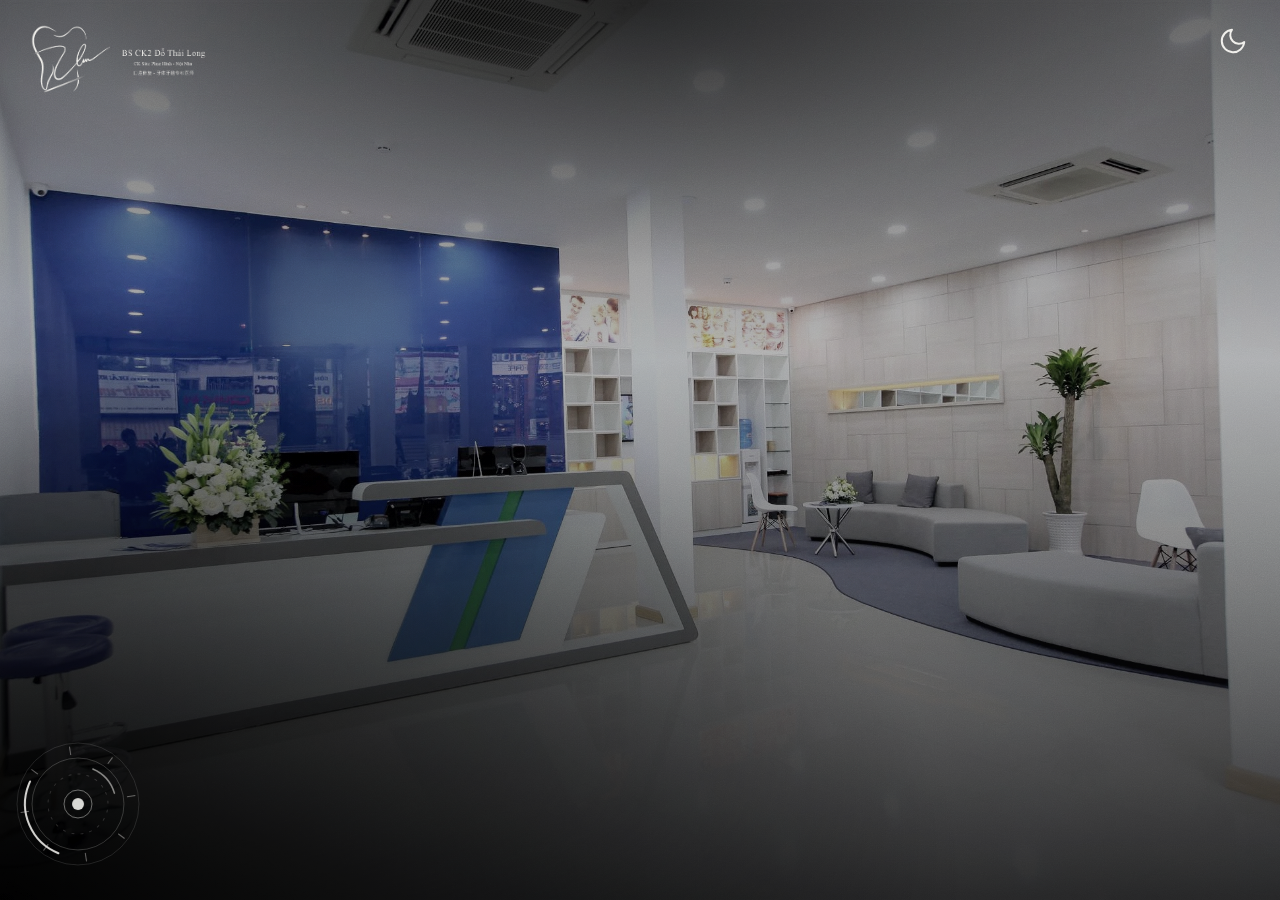
<file: index.html>
<!DOCTYPE html>
<html lang="vi">
<head>
<meta charset="UTF-8" />
<meta name="viewport" content="width=device-width, initial-scale=1.0" />
<meta http-equiv="refresh" content="0; url=landing-1.html" />
<link rel="canonical" href="landing-1.html" />
<title>Dr. Đỗ Long — Chuyên khoa Sâu răng · Phục hình · Nội nha</title>
<style>
  html,body{margin:0;height:100%;background:#0b0b0d;color:#e9e9ea;
    font-family:system-ui,-apple-system,sans-serif;display:grid;place-items:center}
  a{color:#e9e9ea}
</style>
</head>
<body>
  <p>Đang mở trang chủ… nếu không tự chuyển, bấm <a href="landing-1.html">vào đây</a>.</p>
  <script>location.replace("landing-1.html");</script>
</body>
</html>
</file>
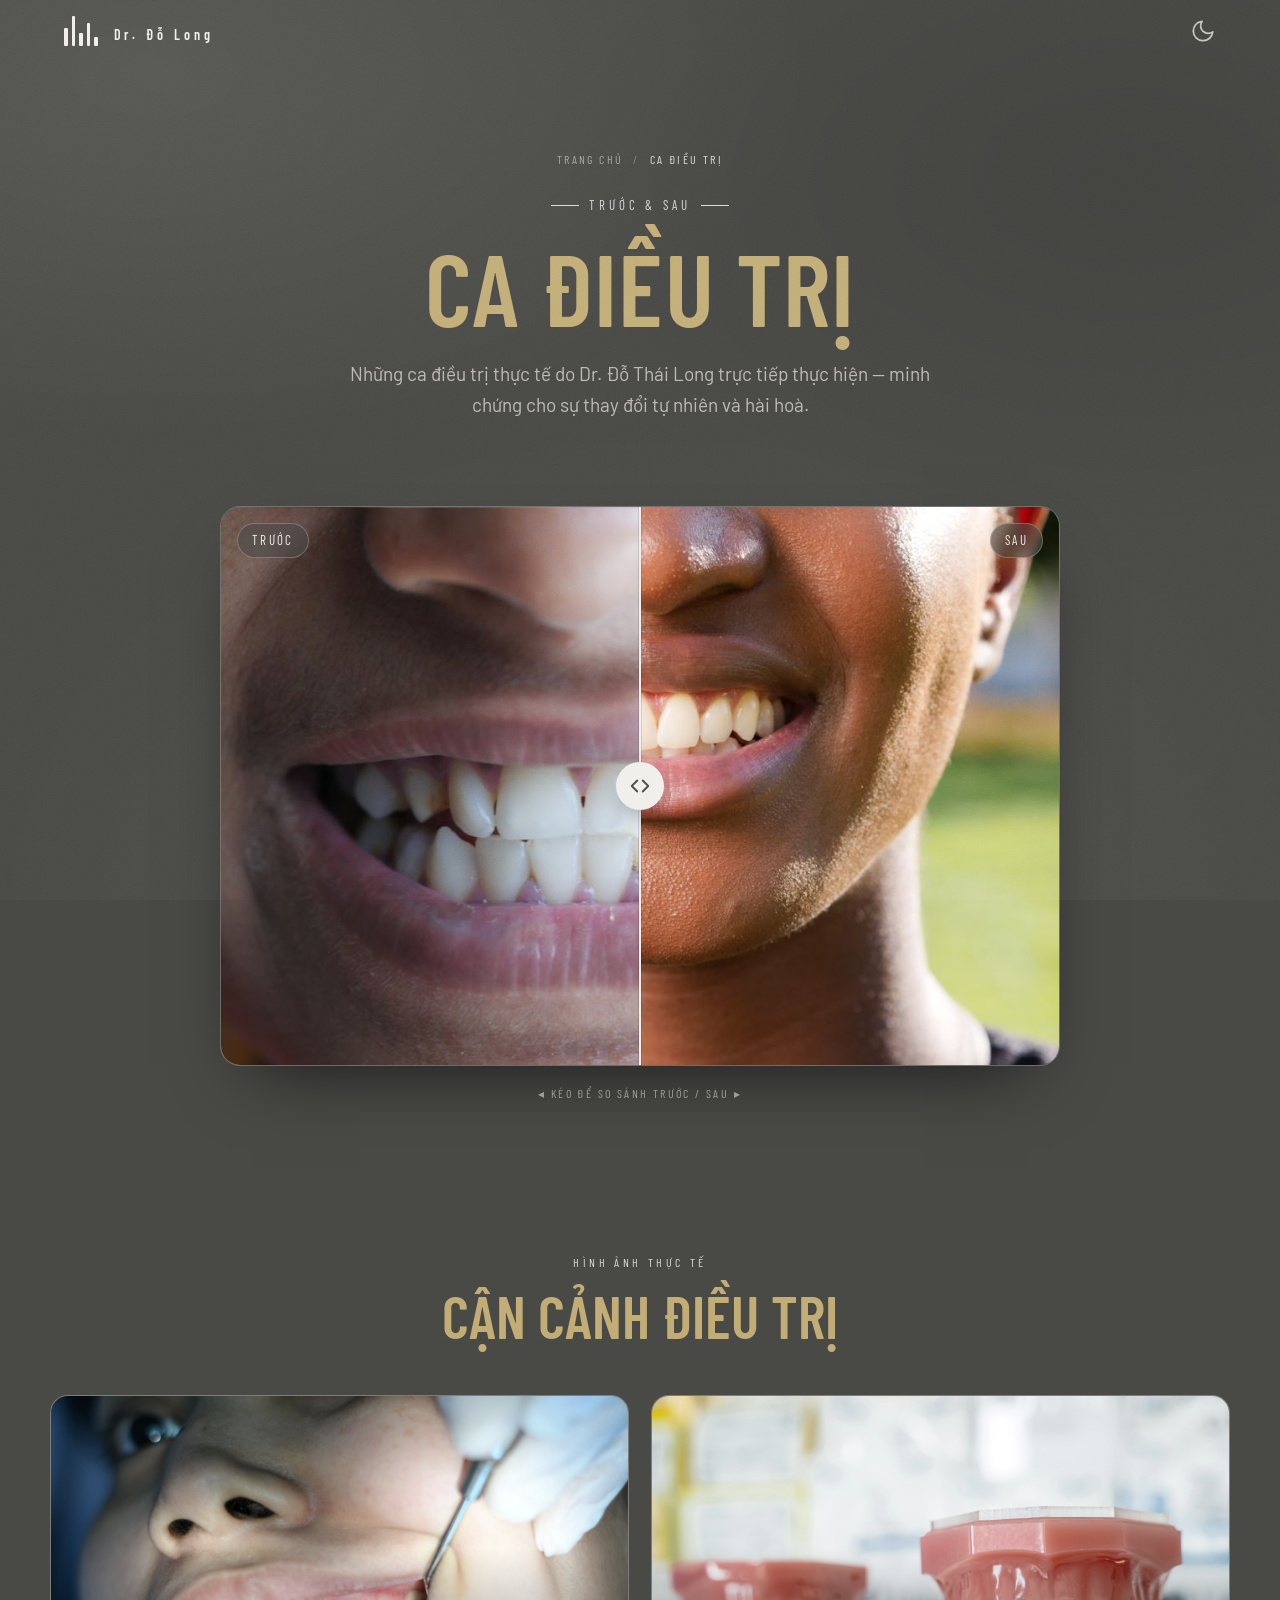
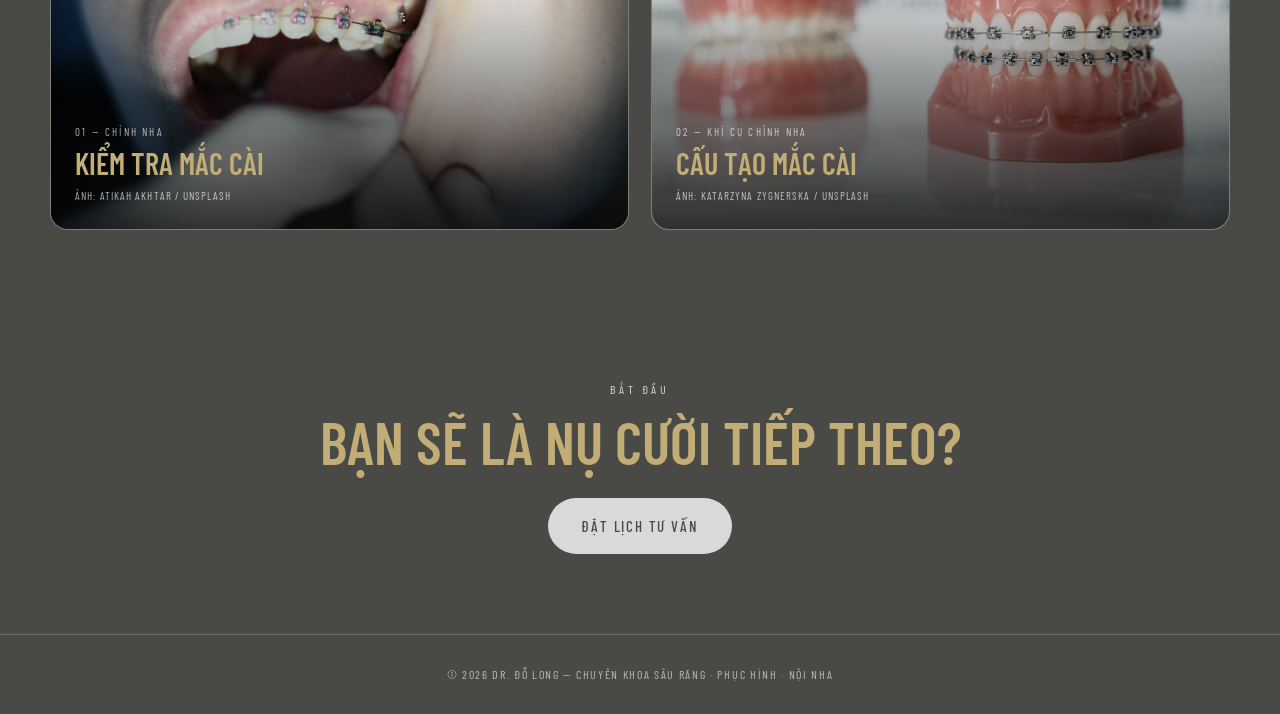
<file: ca-dieu-tri.html>
<!DOCTYPE html>
<html lang="vi">
<head>
<meta charset="UTF-8" />
<meta name="viewport" content="width=device-width, initial-scale=1.0" />
<title>Dr. Đỗ Long — Ca điều trị</title>
<script src="assets/js/head.js"></script>
<link href="assets/fonts/fonts.css" rel="stylesheet" />
<link href="assets/css/style.css" rel="stylesheet" />
</head>
<body class="page-ca-dieu-tri">

  <header class="topbar" id="topbar">
    <a class="brand" href="landing-1.html" aria-label="Dr. Đỗ Long"><span></span><span></span><span></span><span></span><span></span><b class="cond">Dr. Đỗ Long</b></a>
    <button class="theme-toggle" type="button" aria-label="Chuyển chế độ sáng/tối" title="Sáng/Tối">
      <svg class="icon-sun" viewBox="0 0 24 24" fill="none" stroke="currentColor" stroke-width="1.6" stroke-linecap="round" stroke-linejoin="round"><circle cx="12" cy="12" r="4.2"/><path d="M12 2v2.5M12 19.5V22M4.2 4.2l1.8 1.8M18 18l1.8 1.8M2 12h2.5M19.5 12H22M4.2 19.8 6 18M18 6l1.8-1.8"/></svg>
      <svg class="icon-moon" viewBox="0 0 24 24" fill="none" stroke="currentColor" stroke-width="1.6" stroke-linecap="round" stroke-linejoin="round"><path d="M21 12.8A9 9 0 1 1 11.2 3a7 7 0 0 0 9.8 9.8z"/></svg>
    </button>
  </header>

  <main>
    <section class="subhero wrap">
      <nav class="breadcrumb" aria-label="Breadcrumb">
        <a href="landing-1.html">Trang chủ</a>
        <span class="sep" aria-hidden="true">/</span>
        <span class="cur" aria-current="page">Ca điều trị</span>
      </nav>
      <span class="eyebrow">Trước &amp; Sau</span>
      <h1>Ca điều trị</h1>
      <p class="hero-lead">Những ca điều trị thực tế do Dr. Đỗ Thái Long trực tiếp thực hiện — minh chứng cho sự thay đổi tự nhiên và hài hoà.</p>
    </section>

    <!-- ===== BEFORE / AFTER ===== -->
    <section class="compare-section wrap">
      <div class="compare" id="ba">
        <!-- SAU (nằm dưới, luôn hiện) -->
        <div class="compare-layer compare-after">
          <img src="images/nieng-sau.jpg" alt="Sau khi niềng — răng đều, trắng" draggable="false">
        </div>
        <!-- TRƯỚC (nằm trên, bị cắt theo thanh kéo) -->
        <div class="compare-layer compare-before">
          <img src="images/nieng-truoc.jpg" alt="Trước khi niềng — răng khấp khểnh" draggable="false">
        </div>

        <span class="compare-label before">Trước</span>
        <span class="compare-label after">Sau</span>

        <div class="compare-handle" id="baHandle">
          <div class="compare-knob">
            <svg viewBox="0 0 24 24" fill="none" stroke="currentColor" stroke-width="2" stroke-linecap="round" stroke-linejoin="round"><path d="M9 6 3 12l6 6M15 6l6 6-6 6"/></svg>
          </div>
        </div>
      </div>
      <p class="compare-hint">◂ Kéo để so sánh Trước / Sau ▸</p>
    </section>

    <!-- ===== HÌNH ẢNH ĐIỀU TRỊ ===== -->
    <section class="ortho-gallery wrap" aria-labelledby="case-gallery-title">
      <div class="sec-head">
        <p class="kicker">Hình ảnh thực tế</p>
        <h2 id="case-gallery-title">Cận cảnh điều trị</h2>
      </div>
      <div class="ortho-grid">
        <figure class="ortho-shot">
          <img src="images/nieng-rang-mac-cai.jpg" alt="Bác sĩ kiểm tra mắc cài kim loại trên răng bệnh nhân" loading="lazy" decoding="async">
          <figcaption>
            <span class="photo-no">01 — Chỉnh nha</span>
            <h3>Kiểm tra mắc cài</h3>
            <a class="credit" href="https://unsplash.com/photos/person-with-silver-teeth-braces-hKaYlAF1nDw" target="_blank" rel="noopener noreferrer">Ảnh: Atikah Akhtar / Unsplash</a>
          </figcaption>
        </figure>
        <figure class="ortho-shot">
          <img src="images/nieng-rang-mo-hinh.jpg" alt="Mô hình hàm răng được gắn mắc cài kim loại" loading="lazy" decoding="async">
          <figcaption>
            <span class="photo-no">02 — Khí cụ chỉnh nha</span>
            <h3>Cấu tạo mắc cài</h3>
            <a class="credit" href="https://unsplash.com/photos/a-close-up-of-a-tooth-with-braces-on-it-P8ernb_Ht-M" target="_blank" rel="noopener noreferrer">Ảnh: Katarzyna Zygnerska / Unsplash</a>
          </figcaption>
        </figure>
      </div>
    </section>

    <!-- ===== CTA ===== -->
    <section class="cta wrap">
      <div class="sec-head" style="margin-bottom:26px">
        <p class="kicker">Bắt đầu</p>
        <h2>Bạn sẽ là nụ cười tiếp theo?</h2>
      </div>
      <a class="btn btn-solid" href="lien-he.html">Đặt lịch tư vấn</a>
    </section>
  </main>

  <footer>© 2026 Dr. Đỗ Long — Chuyên khoa Sâu răng · Phục hình · Nội nha</footer>

  <script src="assets/js/main.js"></script>
</body>
</html>
</file>
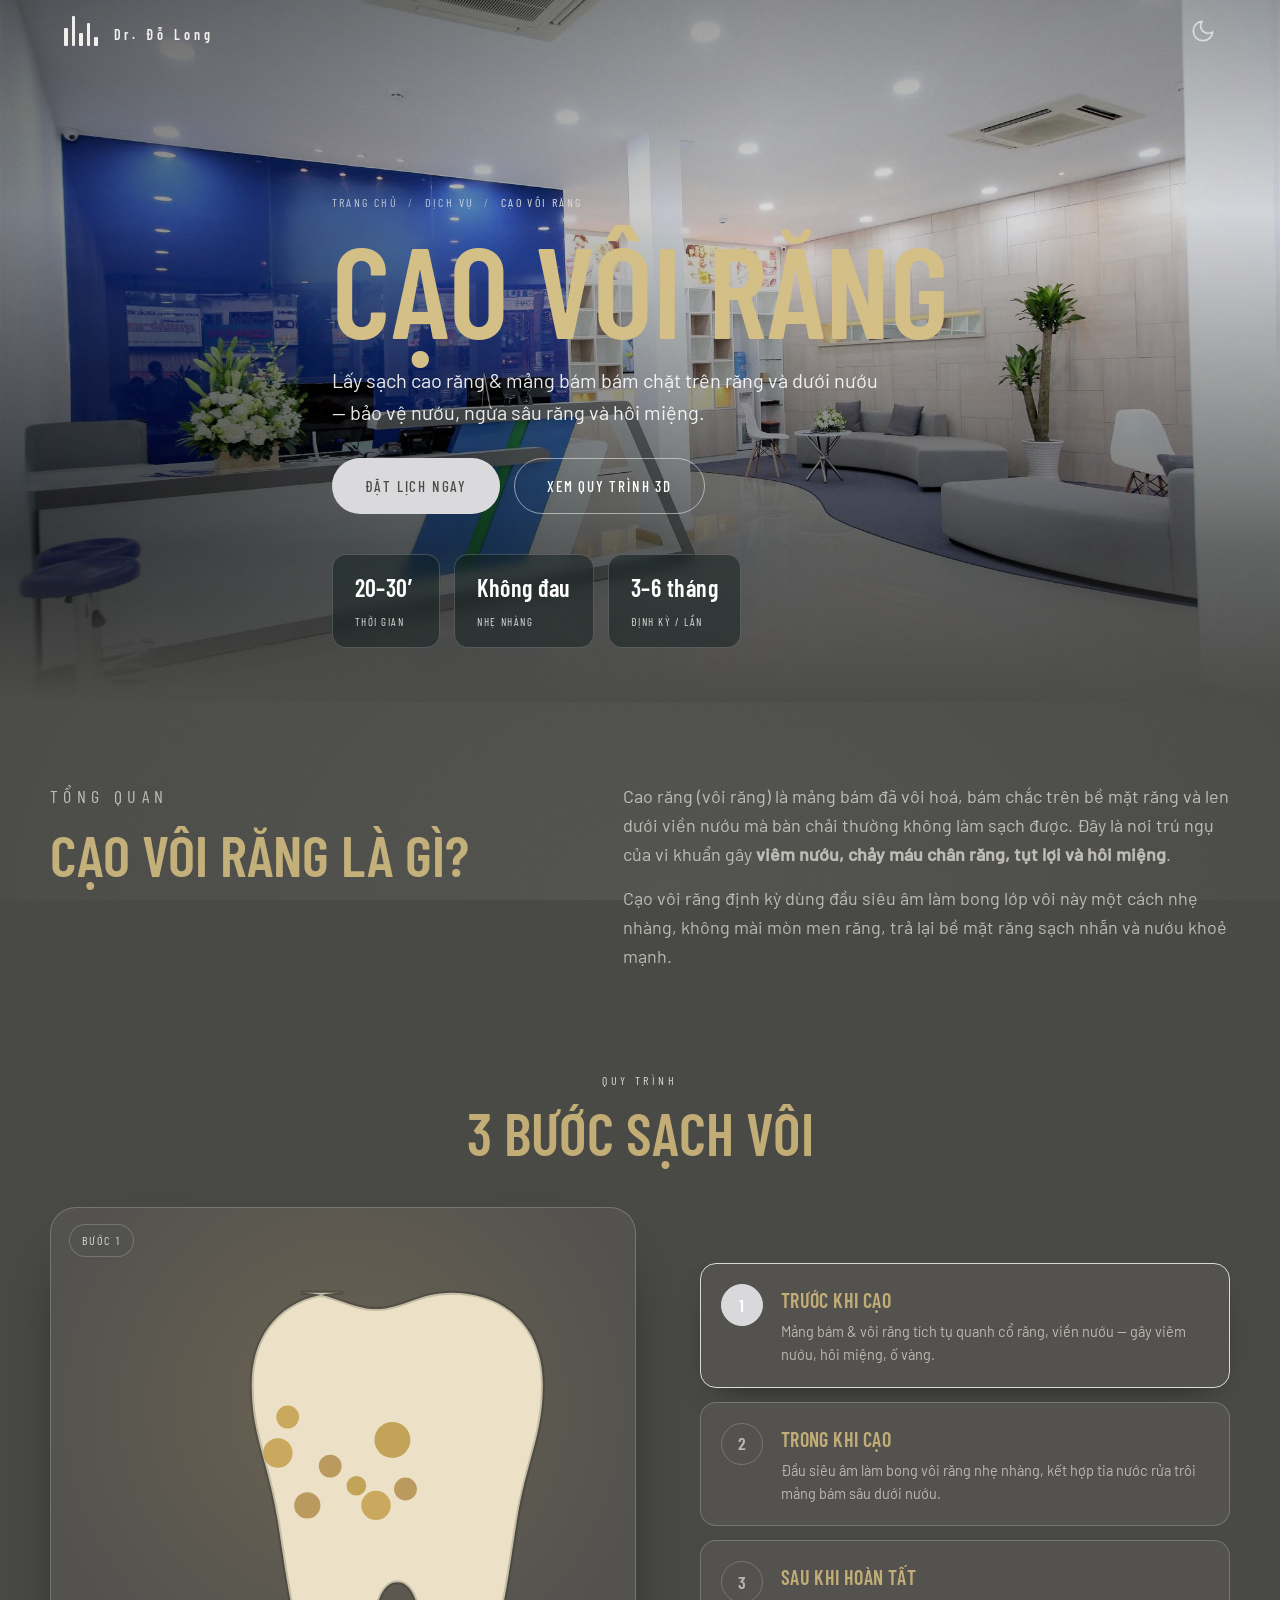
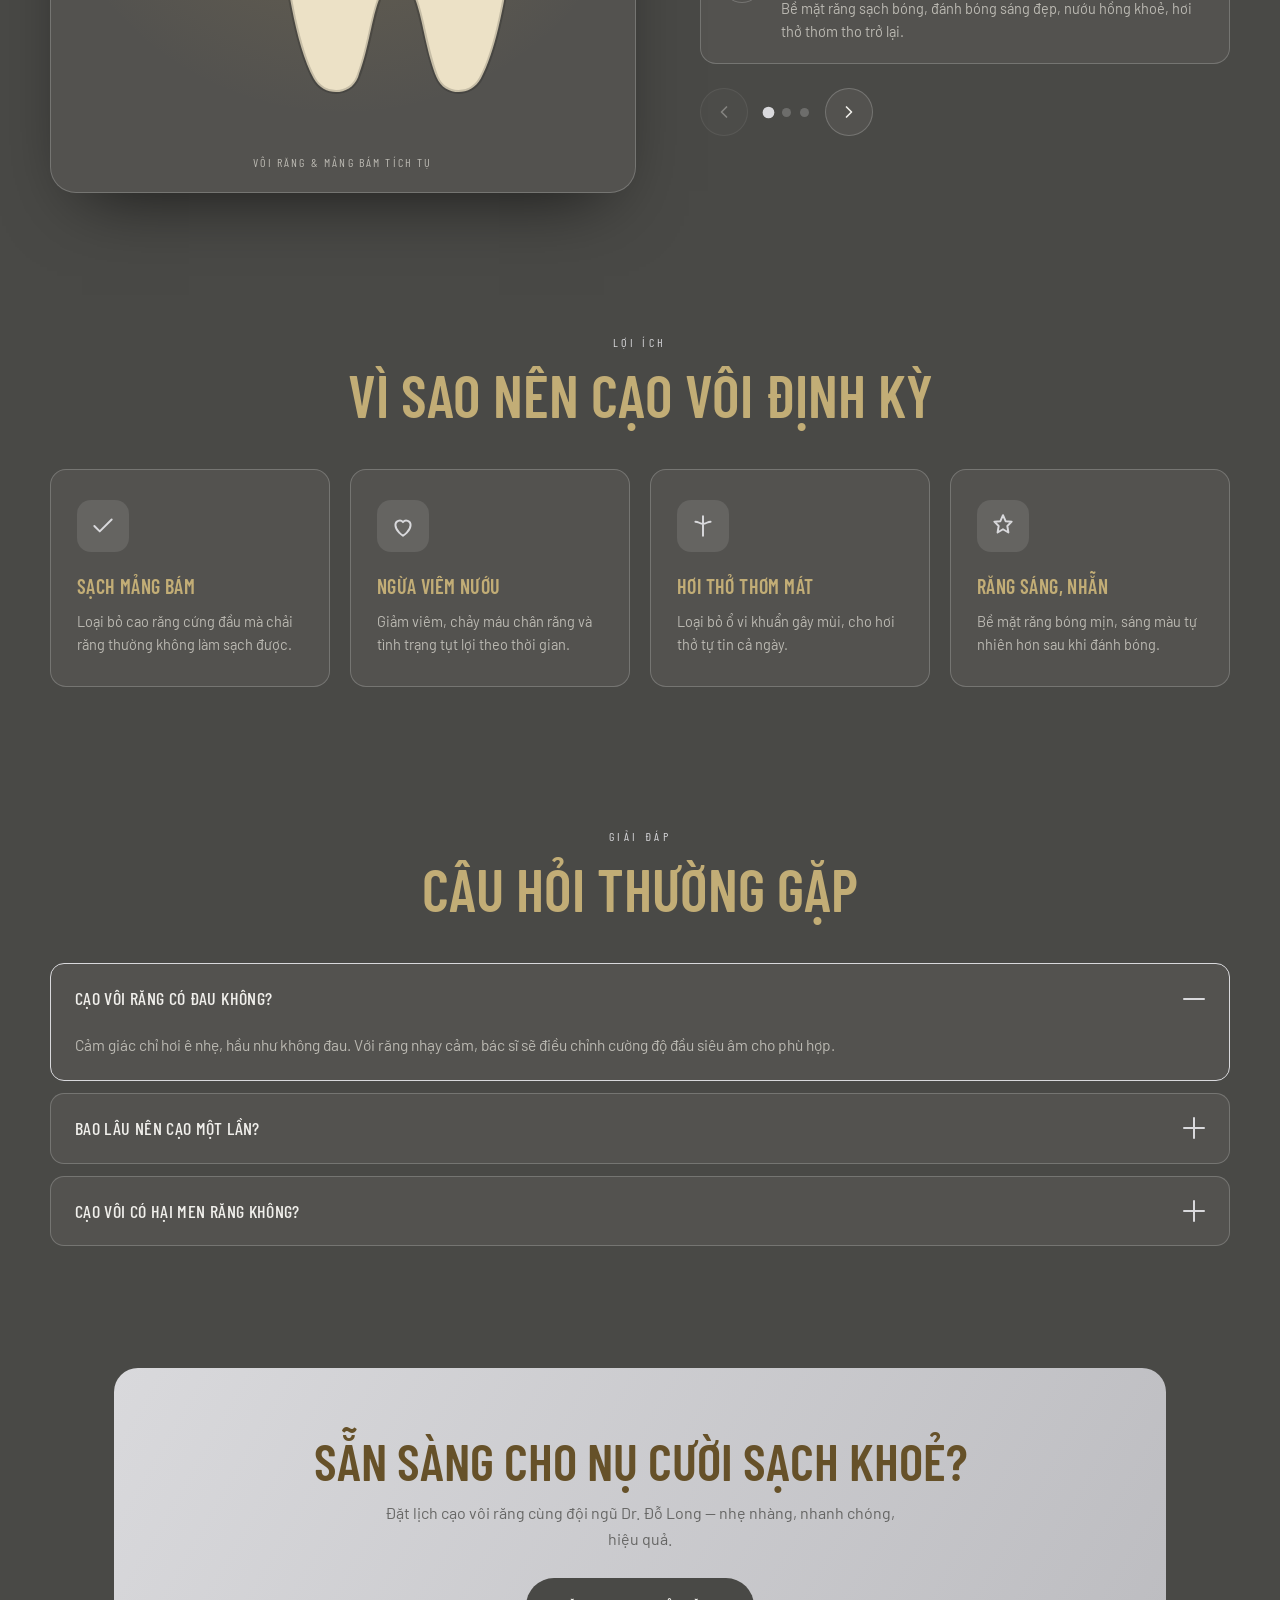
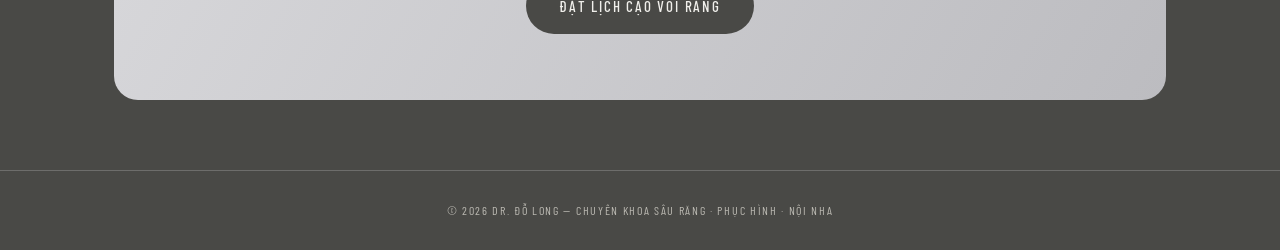
<file: cao-voi-rang.html>
<!DOCTYPE html>
<html lang="vi">
<head>
<meta charset="UTF-8" />
<meta name="viewport" content="width=device-width, initial-scale=1.0" />
<title>Dr. Đỗ Long — Cạo vôi răng</title>
<script src="assets/js/head.js"></script>
<link href="assets/fonts/fonts.css" rel="stylesheet" />
<link href="assets/css/style.css" rel="stylesheet" />
</head>
<body class="page-caovoi">

  <header class="topbar" id="topbar">
    <a class="brand" href="landing-1.html" aria-label="Dr. Đỗ Long"><span></span><span></span><span></span><span></span><span></span><b class="cond">Dr. Đỗ Long</b></a>
    <button class="theme-toggle" type="button" aria-label="Sáng/Tối" title="Sáng/Tối">
      <svg class="icon-sun" viewBox="0 0 24 24" fill="none" stroke="currentColor" stroke-width="1.6" stroke-linecap="round" stroke-linejoin="round"><circle cx="12" cy="12" r="4.2"/><path d="M12 2v2.5M12 19.5V22M4.2 4.2l1.8 1.8M18 18l1.8 1.8M2 12h2.5M19.5 12H22M4.2 19.8 6 18M18 6l1.8-1.8"/></svg>
      <svg class="icon-moon" viewBox="0 0 24 24" fill="none" stroke="currentColor" stroke-width="1.6" stroke-linecap="round" stroke-linejoin="round"><path d="M21 12.8A9 9 0 1 1 11.2 3a7 7 0 0 0 9.8 9.8z"/></svg>
    </button>
  </header>

  <main>
    <!-- ===== HERO ===== -->
    <section class="hero">
      <div class="hero-bg"></div>
      <div class="wrap">
        <nav class="breadcrumb"><a href="landing-1.html">Trang chủ</a><span class="sep">/</span><a href="landing-1.html">Dịch vụ</a><span class="sep">/</span><span class="cur">Cạo vôi răng</span></nav>
        <h1>Cạo vôi răng</h1>
        <p class="hero-lead">Lấy sạch cao răng &amp; mảng bám bám chặt trên răng và dưới nướu — bảo vệ nướu, ngừa sâu răng và hôi miệng.</p>
        <div class="hero-cta">
          <a class="btn btn-solid" href="tel:+84000000000">Đặt lịch ngay</a>
          <a class="btn btn-ghost" href="#quy-trinh">Xem quy trình 3D</a>
        </div>
        <div class="stats">
          <div class="stat"><b>20–30′</b><span>Thời gian</span></div>
          <div class="stat"><b>Không đau</b><span>Nhẹ nhàng</span></div>
          <div class="stat"><b>3–6 tháng</b><span>Định kỳ / lần</span></div>
        </div>
      </div>
    </section>

    <!-- ===== INTRO ===== -->
    <section class="intro wrap">
      <div><p class="kicker">Tổng quan</p><h2>Cạo vôi răng là gì?</h2></div>
      <div>
        <p>Cao răng (vôi răng) là mảng bám đã vôi hoá, bám chắc trên bề mặt răng và len dưới viền nướu mà bàn chải thường không làm sạch được. Đây là nơi trú ngụ của vi khuẩn gây <b>viêm nướu, chảy máu chân răng, tụt lợi và hôi miệng</b>.</p>
        <p>Cạo vôi răng định kỳ dùng đầu siêu âm làm bong lớp vôi này một cách nhẹ nhàng, không mài mòn men răng, trả lại bề mặt răng sạch nhẵn và nướu khoẻ mạnh.</p>
      </div>
    </section>

    <!-- ===== PROCESS 3D ===== -->
    <section class="process wrap" id="quy-trinh">
      <div class="sec-head">
        <p class="kicker">Quy trình</p>
        <h2>3 bước sạch vôi</h2>
      </div>
      <div class="stage">
        <div class="process-viz" id="viz">
          <span class="badge" id="vizBadge">Bước 1</span>
          <div class="slides" id="slides">

            <!-- Bước 1: răng còn vôi -->
            <div class="slide slide-1">
              <svg viewBox="0 0 240 300" fill="none" aria-label="Răng còn vôi">
                <path class="tooth" d="M120 20c-34 0-56 22-56 56 0 32 10 46 16 84 5 32 10 74 22 96 6 11 22 11 27-1 10-25 9-58 24-58s14 33 24 58c5 12 21 12 27 1 12-22 17-64 22-96 6-38 16-52 16-84 0-34-22-56-56-56-20 0-30 10-46 10s-26-10-46-10z" fill="#ece1c6"/>
                <g opacity=".95">
                  <circle cx="80" cy="118" r="9" fill="#c9a75a"/>
                  <circle cx="150" cy="110" r="11" fill="#c1a052"/>
                  <circle cx="98" cy="150" r="8" fill="#b9975a"/>
                  <circle cx="140" cy="150" r="9" fill="#c9a75a"/>
                  <circle cx="112" cy="126" r="7" fill="#b9975a"/>
                  <circle cx="128" cy="138" r="6" fill="#c1a052"/>
                  <circle cx="86" cy="96" r="7" fill="#c9a75a"/>
                  <circle cx="158" cy="140" r="7" fill="#b9975a"/>
                </g>
              </svg>
              <span class="slide-caption">Vôi răng &amp; mảng bám tích tụ</span>
            </div>

            <!-- Bước 2: đang cạo -->
            <div class="slide slide-2">
              <svg viewBox="0 0 240 300" fill="none" aria-label="Đang cạo vôi">
                <path class="tooth" d="M120 20c-34 0-56 22-56 56 0 32 10 46 16 84 5 32 10 74 22 96 6 11 22 11 27-1 10-25 9-58 24-58s14 33 24 58c5 12 21 12 27 1 12-22 17-64 22-96 6-38 16-52 16-84 0-34-22-56-56-56-20 0-30 10-46 10s-26-10-46-10z" fill="#f2ead6"/>
                <g opacity=".9">
                  <circle cx="150" cy="112" r="9" fill="#c9a75a"/>
                  <circle cx="90" cy="140" r="7" fill="#b9975a"/>
                </g>
                <!-- đầu cạo siêu âm -->
                <g class="scaler-g">
                  <line x1="205" y1="40" x2="150" y2="112" stroke="#aeb7c0" stroke-width="9" stroke-linecap="round"/>
                  <line x1="205" y1="40" x2="150" y2="112" stroke="#d7dde3" stroke-width="4" stroke-linecap="round"/>
                  <circle cx="150" cy="112" r="6" fill="#eef4f8"/>
                </g>
                <!-- tia nước -->
                <g fill="#7fd4ff">
                  <circle class="drop" style="animation-delay:0s"   cx="150" cy="126" r="4"/>
                  <circle class="drop" style="animation-delay:.4s"  cx="140" cy="124" r="3"/>
                  <circle class="drop" style="animation-delay:.8s"  cx="160" cy="128" r="3.4"/>
                </g>
              </svg>
              <span class="slide-caption">Đầu siêu âm làm bong vôi + tia nước</span>
            </div>

            <!-- Bước 3: sạch bóng -->
            <div class="slide slide-3">
              <svg viewBox="0 0 240 300" fill="none" aria-label="Răng sạch bóng">
                <path class="tooth" d="M120 20c-34 0-56 22-56 56 0 32 10 46 16 84 5 32 10 74 22 96 6 11 22 11 27-1 10-25 9-58 24-58s14 33 24 58c5 12 21 12 27 1 12-22 17-64 22-96 6-38 16-52 16-84 0-34-22-56-56-56-20 0-30 10-46 10s-26-10-46-10z" fill="#fdfdfb"/>
                <path d="M96 70c14-8 34-8 48 0" stroke="#ffffff" stroke-width="6" stroke-linecap="round" opacity=".9"/>
                <g fill="var(--accent)">
                  <path class="spark" style="animation-delay:0s"  transform="translate(66 88)"  d="M0 -9 L2 -2 L9 0 L2 2 L0 9 L-2 2 L-9 0 L-2 -2 Z"/>
                  <path class="spark" style="animation-delay:.5s" transform="translate(176 96) scale(.8)" d="M0 -9 L2 -2 L9 0 L2 2 L0 9 L-2 2 L-9 0 L-2 -2 Z"/>
                  <path class="spark" style="animation-delay:.9s" transform="translate(150 150) scale(.7)" d="M0 -9 L2 -2 L9 0 L2 2 L0 9 L-2 2 L-9 0 L-2 -2 Z"/>
                  <path class="spark" style="animation-delay:1.3s" transform="translate(84 168) scale(.6)" d="M0 -9 L2 -2 L9 0 L2 2 L0 9 L-2 2 L-9 0 L-2 -2 Z"/>
                </g>
              </svg>
              <span class="slide-caption">Sạch bóng — nướu hồng khoẻ</span>
            </div>

          </div>
        </div>
        <div class="steps">
          <div class="step is-active" data-step="0"><div class="step-no">1</div><div><h3>Trước khi cạo</h3><p>Mảng bám &amp; vôi răng tích tụ quanh cổ răng, viền nướu — gây viêm nướu, hôi miệng, ố vàng.</p></div></div>
          <div class="step" data-step="1"><div class="step-no">2</div><div><h3>Trong khi cạo</h3><p>Đầu siêu âm làm bong vôi răng nhẹ nhàng, kết hợp tia nước rửa trôi mảng bám sâu dưới nướu.</p></div></div>
          <div class="step" data-step="2"><div class="step-no">3</div><div><h3>Sau khi hoàn tất</h3><p>Bề mặt răng sạch bóng, đánh bóng sáng đẹp, nướu hồng khoẻ, hơi thở thơm tho trở lại.</p></div></div>
          <div class="controls">
            <button class="ctrl-btn" id="prev" aria-label="Bước trước" disabled><svg viewBox="0 0 24 24" fill="none" stroke="currentColor" stroke-width="2" stroke-linecap="round" stroke-linejoin="round"><path d="M15 6l-6 6 6 6"/></svg></button>
            <div class="dots" id="dots"><i class="is-on"></i><i></i><i></i></div>
            <button class="ctrl-btn" id="next" aria-label="Bước sau"><svg viewBox="0 0 24 24" fill="none" stroke="currentColor" stroke-width="2" stroke-linecap="round" stroke-linejoin="round"><path d="M9 6l6 6-6 6"/></svg></button>
          </div>
        </div>
      </div>
    </section>

    <!-- ===== BENEFITS ===== -->
    <section class="benefits wrap">
      <div class="sec-head"><p class="kicker">Lợi ích</p><h2>Vì sao nên cạo vôi định kỳ</h2></div>
      <div class="benefit-grid">
        <div class="benefit-card"><div class="benefit-icon"><svg viewBox="0 0 24 24" fill="none" stroke="currentColor" stroke-width="1.8" stroke-linecap="round" stroke-linejoin="round"><path d="M20 6 9 17l-5-5"/></svg></div><h3>Sạch mảng bám</h3><p>Loại bỏ cao răng cứng đầu mà chải răng thường không làm sạch được.</p></div>
        <div class="benefit-card"><div class="benefit-icon"><svg viewBox="0 0 24 24" fill="none" stroke="currentColor" stroke-width="1.8" stroke-linecap="round" stroke-linejoin="round"><path d="M12 21s-7-4.5-7-10a4 4 0 0 1 7-2.6A4 4 0 0 1 19 11c0 5.5-7 10-7 10z"/></svg></div><h3>Ngừa viêm nướu</h3><p>Giảm viêm, chảy máu chân răng và tình trạng tụt lợi theo thời gian.</p></div>
        <div class="benefit-card"><div class="benefit-icon"><svg viewBox="0 0 24 24" fill="none" stroke="currentColor" stroke-width="1.8" stroke-linecap="round" stroke-linejoin="round"><path d="M12 3v18M5 8c3 0 4 2 7 2s4-2 7-2"/></svg></div><h3>Hơi thở thơm mát</h3><p>Loại bỏ ổ vi khuẩn gây mùi, cho hơi thở tự tin cả ngày.</p></div>
        <div class="benefit-card"><div class="benefit-icon"><svg viewBox="0 0 24 24" fill="none" stroke="currentColor" stroke-width="1.8" stroke-linecap="round" stroke-linejoin="round"><path d="M12 2l2.4 5.6L20 8l-4 4 1 6-5-3-5 3 1-6-4-4 5.6-.4z"/></svg></div><h3>Răng sáng, nhẵn</h3><p>Bề mặt răng bóng mịn, sáng màu tự nhiên hơn sau khi đánh bóng.</p></div>
      </div>
    </section>

    <!-- ===== FAQ ===== -->
    <section class="faq wrap">
      <div class="sec-head"><p class="kicker">Giải đáp</p><h2>Câu hỏi thường gặp</h2></div>
      <details open><summary>Cạo vôi răng có đau không?<span class="faq-plus"></span></summary><div class="ans">Cảm giác chỉ hơi ê nhẹ, hầu như không đau. Với răng nhạy cảm, bác sĩ sẽ điều chỉnh cường độ đầu siêu âm cho phù hợp.</div></details>
      <details><summary>Bao lâu nên cạo một lần?<span class="faq-plus"></span></summary><div class="ans">Trung bình 3–6 tháng/lần, tuỳ tốc độ tích tụ cao răng và tình trạng răng miệng của mỗi người.</div></details>
      <details><summary>Cạo vôi có hại men răng không?<span class="faq-plus"></span></summary><div class="ans">Không. Đầu siêu âm chỉ làm bong lớp vôi bám, không mài mòn men răng khi được thực hiện đúng kỹ thuật bởi bác sĩ.</div></details>
    </section>

    <!-- ===== CTA ===== -->
    <section class="band wrap">
      <div class="band-inner">
        <h2>Sẵn sàng cho nụ cười sạch khoẻ?</h2>
        <p>Đặt lịch cạo vôi răng cùng đội ngũ Dr. Đỗ Long — nhẹ nhàng, nhanh chóng, hiệu quả.</p>
        <a class="btn btn-solid" href="tel:+84000000000">Đặt lịch cạo vôi răng</a>
      </div>
    </section>
  </main>

  <footer>© 2026 Dr. Đỗ Long — Chuyên khoa Sâu răng · Phục hình · Nội nha</footer>

  <script src="assets/js/main.js"></script>
</body>
</html>
</file>
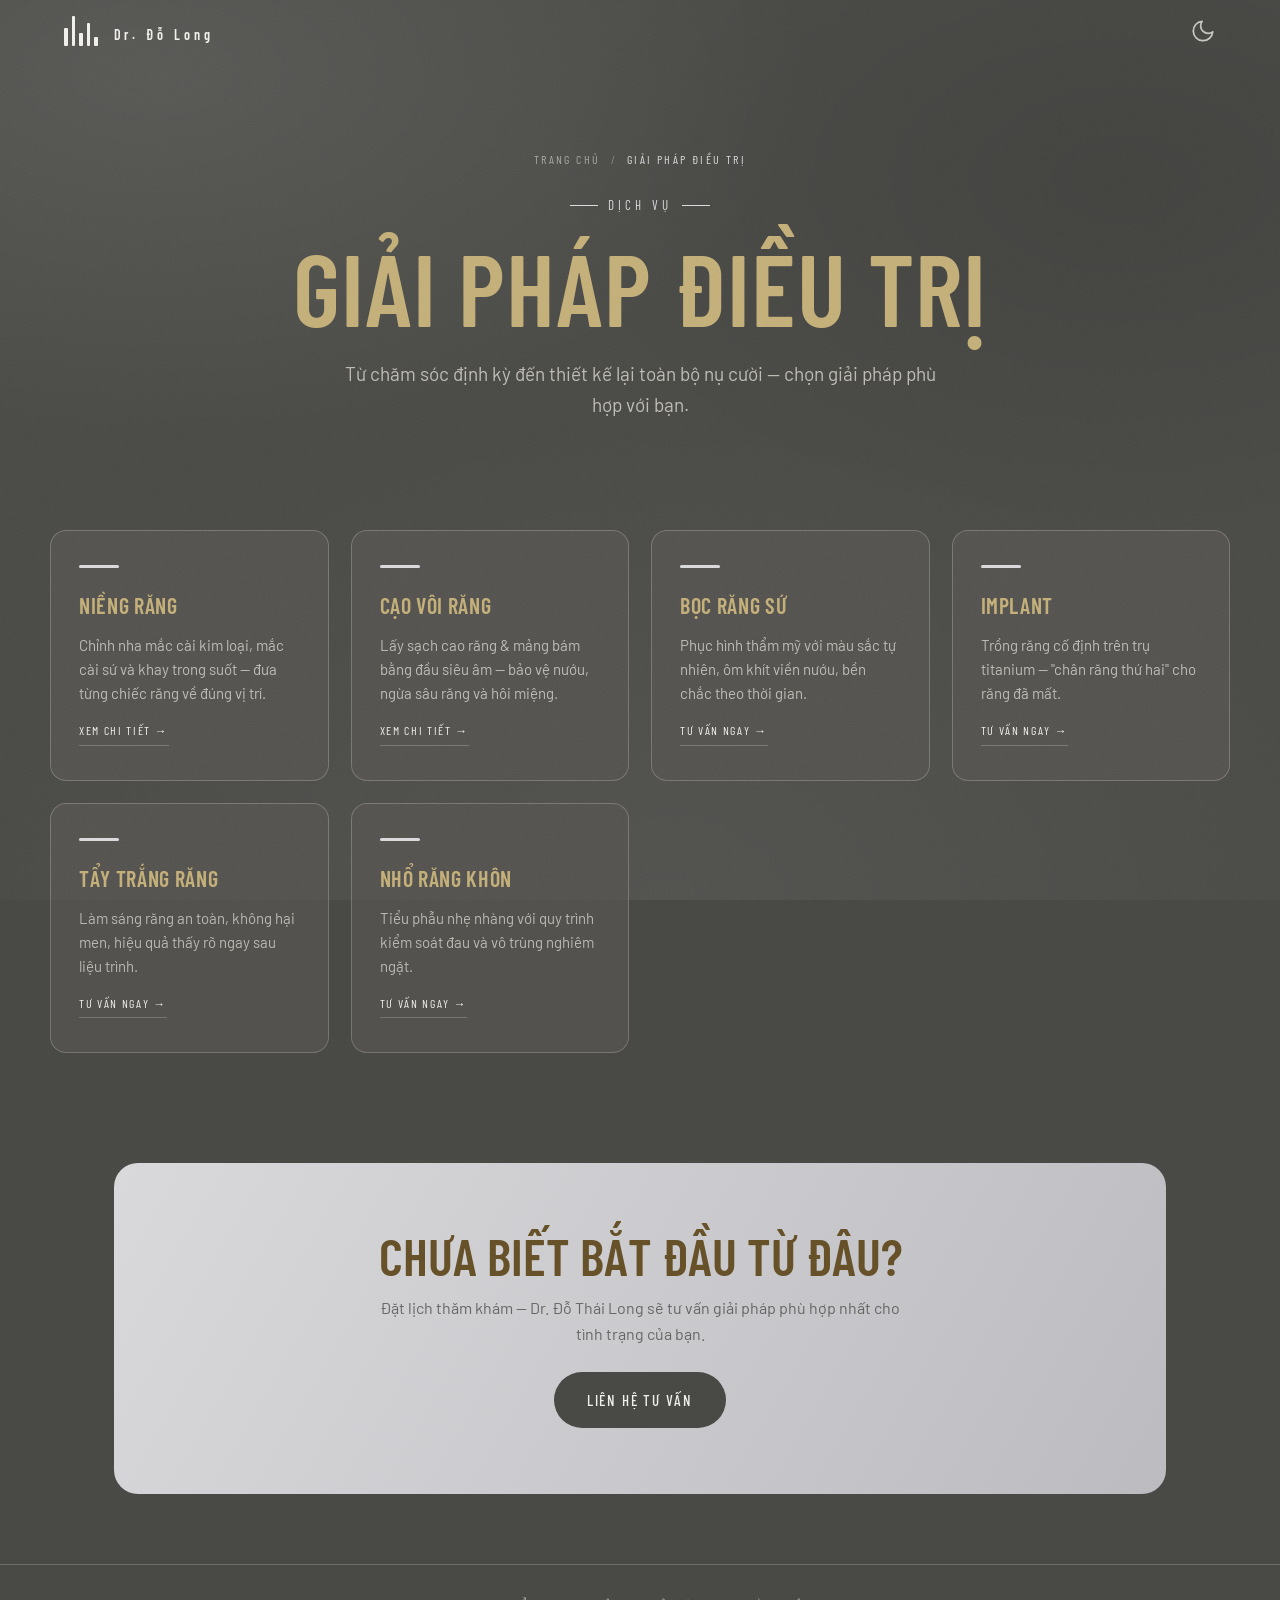
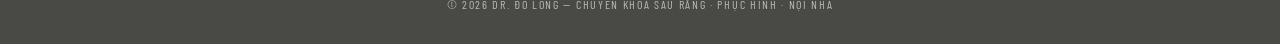
<file: giai-phap-dieu-tri.html>
<!DOCTYPE html>
<html lang="vi">
<head>
<meta charset="UTF-8" />
<meta name="viewport" content="width=device-width, initial-scale=1.0" />
<title>Dr. Đỗ Long — Giải pháp điều trị</title>
<script src="assets/js/head.js"></script>
<link href="assets/fonts/fonts.css" rel="stylesheet" />
<link href="assets/css/style.css" rel="stylesheet" />
</head>
<body class="page-giai-phap">

  <header class="topbar" id="topbar">
    <a class="brand" href="landing-1.html" aria-label="Dr. Đỗ Long"><span></span><span></span><span></span><span></span><span></span><b class="cond">Dr. Đỗ Long</b></a>
    <button class="theme-toggle" type="button" aria-label="Chuyển chế độ sáng/tối" title="Sáng/Tối">
      <svg class="icon-sun" viewBox="0 0 24 24" fill="none" stroke="currentColor" stroke-width="1.6" stroke-linecap="round" stroke-linejoin="round"><circle cx="12" cy="12" r="4.2"/><path d="M12 2v2.5M12 19.5V22M4.2 4.2l1.8 1.8M18 18l1.8 1.8M2 12h2.5M19.5 12H22M4.2 19.8 6 18M18 6l1.8-1.8"/></svg>
      <svg class="icon-moon" viewBox="0 0 24 24" fill="none" stroke="currentColor" stroke-width="1.6" stroke-linecap="round" stroke-linejoin="round"><path d="M21 12.8A9 9 0 1 1 11.2 3a7 7 0 0 0 9.8 9.8z"/></svg>
    </button>
  </header>

  <main>
    <section class="subhero wrap">
      <nav class="breadcrumb" aria-label="Breadcrumb">
        <a href="landing-1.html">Trang chủ</a>
        <span class="sep" aria-hidden="true">/</span>
        <span class="cur" aria-current="page">Giải pháp điều trị</span>
      </nav>
      <span class="eyebrow">Dịch vụ</span>
      <h1>Giải pháp điều trị</h1>
      <p class="hero-lead">Từ chăm sóc định kỳ đến thiết kế lại toàn bộ nụ cười — chọn giải pháp phù hợp với bạn.</p>
    </section>

    <!-- ===== DANH SÁCH GIẢI PHÁP ===== -->
    <section class="section wrap">
      <div class="cards">
        <a class="card" href="nieng-rang.html">
          <h3>Niềng răng</h3>
          <p>Chỉnh nha mắc cài kim loại, mắc cài sứ và khay trong suốt — đưa từng chiếc răng về đúng vị trí.</p>
          <span class="card-more">Xem chi tiết →</span>
        </a>
        <a class="card" href="cao-voi-rang.html">
          <h3>Cạo vôi răng</h3>
          <p>Lấy sạch cao răng &amp; mảng bám bằng đầu siêu âm — bảo vệ nướu, ngừa sâu răng và hôi miệng.</p>
          <span class="card-more">Xem chi tiết →</span>
        </a>
        <a class="card" href="lien-he.html">
          <h3>Bọc răng sứ</h3>
          <p>Phục hình thẩm mỹ với màu sắc tự nhiên, ôm khít viền nướu, bền chắc theo thời gian.</p>
          <span class="card-more">Tư vấn ngay →</span>
        </a>
        <a class="card" href="lien-he.html">
          <h3>Implant</h3>
          <p>Trồng răng cố định trên trụ titanium — "chân răng thứ hai" cho răng đã mất.</p>
          <span class="card-more">Tư vấn ngay →</span>
        </a>
        <a class="card" href="lien-he.html">
          <h3>Tẩy trắng răng</h3>
          <p>Làm sáng răng an toàn, không hại men, hiệu quả thấy rõ ngay sau liệu trình.</p>
          <span class="card-more">Tư vấn ngay →</span>
        </a>
        <a class="card" href="lien-he.html">
          <h3>Nhổ răng khôn</h3>
          <p>Tiểu phẫu nhẹ nhàng với quy trình kiểm soát đau và vô trùng nghiêm ngặt.</p>
          <span class="card-more">Tư vấn ngay →</span>
        </a>
      </div>
    </section>

    <!-- ===== CTA ===== -->
    <section class="band wrap">
      <div class="band-inner">
        <h2>Chưa biết bắt đầu từ đâu?</h2>
        <p>Đặt lịch thăm khám — Dr. Đỗ Thái Long sẽ tư vấn giải pháp phù hợp nhất cho tình trạng của bạn.</p>
        <a class="btn btn-solid" href="lien-he.html">Liên hệ tư vấn</a>
      </div>
    </section>
  </main>

  <footer>© 2026 Dr. Đỗ Long — Chuyên khoa Sâu răng · Phục hình · Nội nha</footer>

  <script src="assets/js/main.js"></script>
</body>
</html>
</file>
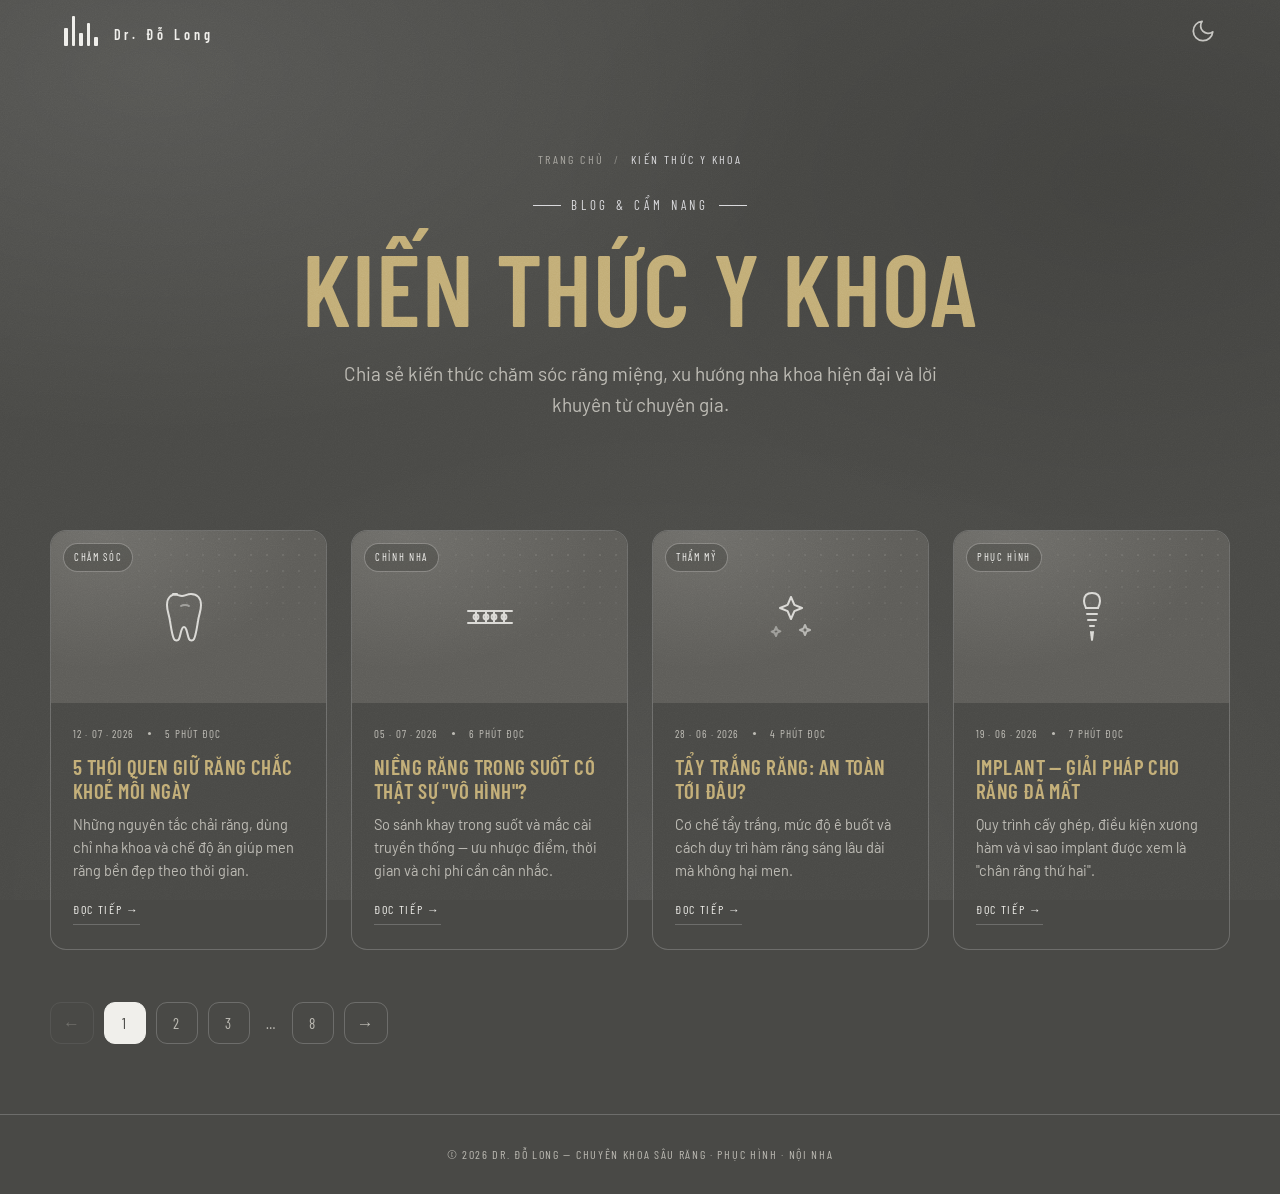
<file: kien-thuc-y-khoa.html>
<!DOCTYPE html>
<html lang="vi">
<head>
<meta charset="UTF-8" />
<meta name="viewport" content="width=device-width, initial-scale=1.0" />
<title>Dr. Đỗ Long — Kiến thức y khoa</title>
<script src="assets/js/head.js"></script>
<link href="assets/fonts/fonts.css" rel="stylesheet" />
<link href="assets/css/style.css" rel="stylesheet" />
</head>
<body class="page-kien-thuc">

  <header class="topbar" id="topbar">
    <a class="brand" href="landing-1.html" aria-label="Dr. Đỗ Long"><span></span><span></span><span></span><span></span><span></span><b class="cond">Dr. Đỗ Long</b></a>
    <button class="theme-toggle" type="button" aria-label="Chuyển chế độ sáng/tối" title="Sáng/Tối">
      <svg class="icon-sun" viewBox="0 0 24 24" fill="none" stroke="currentColor" stroke-width="1.6" stroke-linecap="round" stroke-linejoin="round"><circle cx="12" cy="12" r="4.2"/><path d="M12 2v2.5M12 19.5V22M4.2 4.2l1.8 1.8M18 18l1.8 1.8M2 12h2.5M19.5 12H22M4.2 19.8 6 18M18 6l1.8-1.8"/></svg>
      <svg class="icon-moon" viewBox="0 0 24 24" fill="none" stroke="currentColor" stroke-width="1.6" stroke-linecap="round" stroke-linejoin="round"><path d="M21 12.8A9 9 0 1 1 11.2 3a7 7 0 0 0 9.8 9.8z"/></svg>
    </button>
  </header>

  <main>
    <section class="subhero wrap">
      <nav class="breadcrumb" aria-label="Breadcrumb">
        <a href="landing-1.html">Trang chủ</a>
        <span class="sep" aria-hidden="true">/</span>
        <span class="cur" aria-current="page">Kiến thức y khoa</span>
      </nav>
      <span class="eyebrow">Blog &amp; Cẩm nang</span>
      <h1>Kiến thức y khoa</h1>
      <p class="hero-lead">Chia sẻ kiến thức chăm sóc răng miệng, xu hướng nha khoa hiện đại và lời khuyên từ chuyên gia.</p>
    </section>

    <!-- ===== DANH SÁCH BÀI VIẾT ===== -->
    <section class="section wrap">
      <div class="blog-grid" style="margin-top:0">
        <!-- Bài 1 -->
        <article class="post">
          <div class="post-thumb">
            <span class="post-cat">Chăm sóc</span>
            <svg viewBox="0 0 64 64" fill="none" stroke="currentColor" stroke-width="2" stroke-linecap="round" stroke-linejoin="round" aria-hidden="true">
              <path d="M20 9c-6 0-10 4-10 11 0 6 2 9 3 16 1 6 2 14 4 18 1 2 4 2 5 0 2-5 2-12 5-12s3 7 5 12c1 2 4 2 5 0 2-4 3-12 4-18 1-7 3-10 3-16 0-7-4-11-10-11-4 0-6 2-9 2s-5-2-9-2z"/>
              <path d="M24 21c2-1.5 6-1.5 8 0" opacity=".5"/>
            </svg>
          </div>
          <div class="post-body">
            <div class="post-meta"><span>12 · 07 · 2026</span><span class="dot"></span><span>5 phút đọc</span></div>
            <h3>5 thói quen giữ răng chắc khoẻ mỗi ngày</h3>
            <p class="post-desc">Những nguyên tắc chải răng, dùng chỉ nha khoa và chế độ ăn giúp men răng bền đẹp theo thời gian.</p>
            <a class="post-more" href="#">Đọc tiếp →</a>
          </div>
        </article>

        <!-- Bài 2 -->
        <article class="post">
          <div class="post-thumb">
            <span class="post-cat">Chỉnh nha</span>
            <svg viewBox="0 0 64 64" fill="none" stroke="currentColor" stroke-width="2" stroke-linecap="round" stroke-linejoin="round" aria-hidden="true">
              <path d="M10 26h44M10 38h44"/>
              <path d="M18 26v12M28 26v12M36 26v12M46 26v12"/>
              <circle cx="18" cy="32" r="2.4"/><circle cx="28" cy="32" r="2.4"/><circle cx="36" cy="32" r="2.4"/><circle cx="46" cy="32" r="2.4"/>
            </svg>
          </div>
          <div class="post-body">
            <div class="post-meta"><span>05 · 07 · 2026</span><span class="dot"></span><span>6 phút đọc</span></div>
            <h3>Niềng răng trong suốt có thật sự "vô hình"?</h3>
            <p class="post-desc">So sánh khay trong suốt và mắc cài truyền thống — ưu nhược điểm, thời gian và chi phí cần cân nhắc.</p>
            <a class="post-more" href="#">Đọc tiếp →</a>
          </div>
        </article>

        <!-- Bài 3 -->
        <article class="post">
          <div class="post-thumb">
            <span class="post-cat">Thẩm mỹ</span>
            <svg viewBox="0 0 64 64" fill="none" stroke="currentColor" stroke-width="2" stroke-linecap="round" stroke-linejoin="round" aria-hidden="true">
              <path d="M32 12l3.4 7.8L43 23l-7.6 3.2L32 34l-3.4-7.8L21 23l7.6-3.2z"/>
              <path d="M46 40l1.6 3.6L51 45l-3.4 1.4L46 50l-1.6-3.6L41 45l3.4-1.4z" opacity=".7"/>
              <path d="M17 42l1.3 3 3 1.3-3 1.3L17 51l-1.3-3-3-1.3 3-1.3z" opacity=".5"/>
            </svg>
          </div>
          <div class="post-body">
            <div class="post-meta"><span>28 · 06 · 2026</span><span class="dot"></span><span>4 phút đọc</span></div>
            <h3>Tẩy trắng răng: an toàn tới đâu?</h3>
            <p class="post-desc">Cơ chế tẩy trắng, mức độ ê buốt và cách duy trì hàm răng sáng lâu dài mà không hại men.</p>
            <a class="post-more" href="#">Đọc tiếp →</a>
          </div>
        </article>

        <!-- Bài 4 -->
        <article class="post">
          <div class="post-thumb">
            <span class="post-cat">Phục hình</span>
            <svg viewBox="0 0 64 64" fill="none" stroke="currentColor" stroke-width="2" stroke-linecap="round" stroke-linejoin="round" aria-hidden="true">
              <path d="M32 8c5 0 8 3 8 8 0 3-1 5-2 7H26c-1-2-2-4-2-7 0-5 3-8 8-8z"/>
              <path d="M26 23h12M27 29h10M28 35h8M30 41h4M31 47l1 8 1-8"/>
            </svg>
          </div>
          <div class="post-body">
            <div class="post-meta"><span>19 · 06 · 2026</span><span class="dot"></span><span>7 phút đọc</span></div>
            <h3>Implant — giải pháp cho răng đã mất</h3>
            <p class="post-desc">Quy trình cấy ghép, điều kiện xương hàm và vì sao implant được xem là "chân răng thứ hai".</p>
            <a class="post-more" href="#">Đọc tiếp →</a>
          </div>
        </article>
      </div>

      <!-- Phân trang (giả định — mốt gắn JS) -->
      <div class="pagination" role="navigation" aria-label="Phân trang">
        <span class="pagination-btn pagination-prev is-disabled" aria-label="Trang trước">←</span>
        <span class="pagination-num is-active">1</span>
        <span class="pagination-num">2</span>
        <span class="pagination-num">3</span>
        <span class="pagination-dots">…</span>
        <span class="pagination-num">8</span>
        <span class="pagination-btn pagination-next" aria-label="Trang sau">→</span>
      </div>
    </section>
  </main>

  <footer>© 2026 Dr. Đỗ Long — Chuyên khoa Sâu răng · Phục hình · Nội nha</footer>

  <script src="assets/js/main.js"></script>
</body>
</html>
</file>
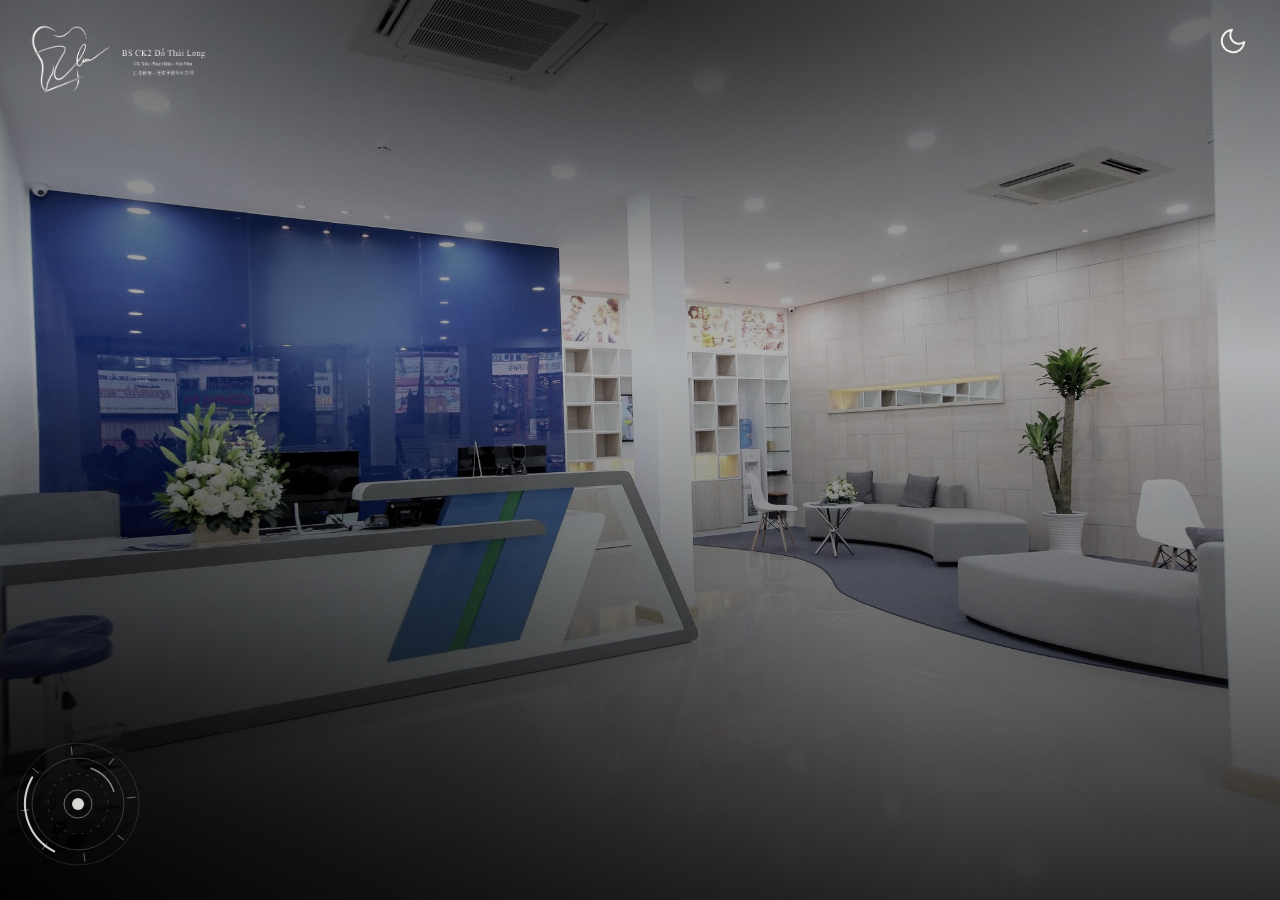
<file: landing-1.html>
<!DOCTYPE html>
<html lang="vi">
<head>
<meta charset="UTF-8" />
<meta name="viewport" content="width=device-width, initial-scale=1.0" />
<title>Dr. Đỗ Long — Chuyên khoa Sâu răng · Phục hình · Nội nha</title>
<!-- đánh dấu có JS + áp theme đã lưu NGAY để tránh nháy (FOUC) -->
<script src="assets/js/head.js"></script>
<link href="assets/fonts/fonts.css" rel="stylesheet" />
<link href="assets/css/style.css" rel="stylesheet" />
</head>
<body class="page-landing">

  <!-- LOGO -->
  <a class="brand brand-logo" href="#home" aria-label="Dr. Đỗ Long - Chuyên khoa Sâu răng · Phục hình · Nội nha"></a>

  <!-- Nút chuyển Dark / Light -->
  <button class="theme-toggle" type="button" aria-label="Chuyển chế độ sáng/tối" title="Chế độ sáng/tối">
    <!-- mặt trăng: hiện khi đang Dark (bấm để sang Light) -->
    <svg class="icon-moon" viewBox="0 0 24 24" fill="none" stroke="currentColor" stroke-width="1.6" stroke-linecap="round" stroke-linejoin="round" aria-hidden="true">
      <path d="M21 12.8A9 9 0 1 1 11.2 3a7 7 0 0 0 9.8 9.8z"/>
    </svg>
    <!-- mặt trời: hiện khi đang Light (bấm để sang Dark) -->
    <svg class="icon-sun" viewBox="0 0 24 24" fill="none" stroke="currentColor" stroke-width="1.6" stroke-linecap="round" stroke-linejoin="round" aria-hidden="true">
      <circle cx="12" cy="12" r="4.2"/>
      <path d="M12 2v2.5M12 19.5V22M4.2 4.2l1.8 1.8M18 18l1.8 1.8M2 12h2.5M19.5 12H22M4.2 19.8 6 18M18 6l1.8-1.8"/>
    </svg>
  </button>

  <!-- Nút Lưu vị trí menu (mobile) -->
  <button class="save-btn" type="button" aria-label="Lưu vị trí menu" title="Lưu vị trí menu">
    <svg viewBox="0 0 24 24" fill="none" stroke="currentColor" stroke-width="1.6" stroke-linecap="round" stroke-linejoin="round" aria-hidden="true">
      <path d="M19 21H5a2 2 0 0 1-2-2V5a2 2 0 0 1 2-2h11l5 5v11a2 2 0 0 1-2 2z"/>
      <path d="M17 21v-8H7v8M7 3v5h8"/>
    </svg>
  </button>

  <div class="toast" id="toast" role="status" aria-live="polite">Đã lưu vị trí menu</div>

  <!-- 3 điểm chọn vị trí menu (mobile): bấm chọn rồi bấm Save -->
  <div class="pos-picker">
    <button class="pos-dot left"   type="button" data-pos="left"   aria-label="Đặt menu ở góc dưới-trái"></button>
    <button class="pos-dot center" type="button" data-pos="center" aria-label="Đặt menu ở giữa-dưới"></button>
    <button class="pos-dot right"  type="button" data-pos="right"  aria-label="Đặt menu ở góc dưới-phải"></button>
  </div>

  <!-- HERO -->
  <header class="hero" id="home">
    <h1 class="visually-hidden">Dr. Đỗ Long — Bác sĩ chuyên khoa Sâu răng · Phục hình · Nội nha</h1>
  </header>

  <!-- MẶT SỐ / ỐNG KÍNH — click để mở/đóng menu, kéo để xoay -->
  <div class="dial">
    <div class="dial-lens" role="button" tabindex="0" aria-label="Mở / đóng menu" aria-expanded="false" aria-controls="mainmenu">
      <svg viewBox="0 0 124 124" fill="none" stroke="currentColor" aria-hidden="true">
        <circle cx="62" cy="62" r="61" stroke-opacity=".14"/>
        <circle cx="62" cy="62" r="46" stroke-opacity=".22"/>
        <g class="rot">
          <animateTransform attributeName="transform" attributeType="XML" type="rotate" from="0 62 62" to="360 62 62" dur="11s" repeatCount="indefinite"/>
          <!-- vạch chia quanh vòng -->
          <g stroke-opacity=".42" stroke-width="1">
            <line x1="62" y1="4"  x2="62" y2="12"/>
            <line x1="62" y1="112" x2="62" y2="120"/>
            <line x1="4"  y1="62" x2="12" y2="62"/>
            <line x1="112" y1="62" x2="120" y2="62"/>
            <line x1="21" y1="21" x2="27" y2="27"/>
            <line x1="97" y1="97" x2="103" y2="103"/>
            <line x1="21" y1="103" x2="27" y2="97"/>
            <line x1="97" y1="27" x2="103" y2="21"/>
          </g>
        </g>
        <g class="rot-rev">
          <animateTransform attributeName="transform" attributeType="XML" type="rotate" from="360 62 62" to="0 62 62" dur="17s" repeatCount="indefinite"/>
          <circle cx="62" cy="62" r="30" stroke-opacity=".18" stroke-dasharray="3 6"/>
        </g>
        <!-- vòng cung sáng xoay tròn (thấy rõ chuyển động) -->
        <g class="arc-spin">
          <animateTransform attributeName="transform" attributeType="XML" type="rotate" from="0 62 62" to="360 62 62" dur="3.6s" repeatCount="indefinite"/>
          <circle cx="62" cy="62" r="53" stroke-width="2" stroke-linecap="round"
                  stroke-opacity=".9" pathLength="100" stroke-dasharray="26 74"/>
        </g>
        <g class="arc-spin2">
          <animateTransform attributeName="transform" attributeType="XML" type="rotate" from="360 62 62" to="0 62 62" dur="6s" repeatCount="indefinite"/>
          <circle cx="62" cy="62" r="38" stroke-width="1.5" stroke-linecap="round"
                  stroke-opacity=".55" pathLength="100" stroke-dasharray="14 86"/>
        </g>
        <circle cx="62" cy="62" r="6" fill="currentColor" stroke="none" fill-opacity=".9"/>
        <circle cx="62" cy="62" r="14" stroke-opacity=".45"/>
      </svg>
    </div>
  </div>

  <!-- MENU VÒNG CUNG -->
  <nav class="arc" id="mainmenu" aria-label="Menu chính">
    <!-- .spoke-tick: vạch chia nằm GIỮA 2 mục (cách đều 9°), kéo được để xoay dial -->
    <div class="spoke" style="--deg:-76deg"><a class="arc-item" href="ve-chung-toi.html" data-submenu="about" aria-haspopup="true" aria-expanded="false" aria-controls="submenu-panel">Về Dr. Đỗ Thái Long</a></div>
    <div class="spoke spoke-tick" style="--deg:-67deg" aria-hidden="true"><i></i></div>
    <div class="spoke" style="--deg:-58deg"><a class="arc-item" href="giai-phap-dieu-tri.html" data-submenu="solutions" aria-haspopup="true" aria-expanded="false" aria-controls="submenu-panel">Giải pháp điều trị</a></div>
    <div class="spoke spoke-tick" style="--deg:-49deg" aria-hidden="true"><i></i></div>
    <div class="spoke" style="--deg:-40deg"><a class="arc-item" href="ca-dieu-tri.html" data-submenu="cases" aria-haspopup="true" aria-expanded="false" aria-controls="submenu-panel">Ca điều trị</a></div>
    <div class="spoke spoke-tick" style="--deg:-31deg" aria-hidden="true"><i></i></div>
    <div class="spoke" style="--deg:-22deg"><a class="arc-item" href="kien-thuc-y-khoa.html" data-submenu="knowledge" aria-haspopup="true" aria-expanded="false" aria-controls="submenu-panel">Kiến thức nha khoa</a></div>
    <div class="spoke spoke-tick" style="--deg:-13deg" aria-hidden="true"><i></i></div>
    <div class="spoke" style="--deg:-4deg"><a class="arc-item" href="lien-he.html">Liên hệ</a></div>
  </nav>

  <!-- MENU CẤP 2 — desktop: panel bên phải; mobile: bottom sheet -->
  <div class="submenu-backdrop" id="submenu-backdrop" aria-hidden="true"></div>
  <section class="submenu-panel" id="submenu-panel" aria-labelledby="submenu-title" aria-hidden="true">
    <div class="submenu-head">
      <span class="submenu-kicker">Danh mục</span>
      <button class="submenu-close" type="button" aria-label="Đóng menu cấp hai">
        <svg viewBox="0 0 24 24" fill="none" stroke="currentColor" stroke-width="1.5" stroke-linecap="round" aria-hidden="true">
          <path d="M6 6l12 12M18 6 6 18"/>
        </svg>
      </button>
    </div>
    <a class="submenu-overview" id="submenu-overview" href="ve-chung-toi.html">
      <h2 id="submenu-title">Về Dr. Đỗ Thái Long</h2>
      <span>Xem trang tổng quan <b aria-hidden="true">↗</b></span>
    </a>
    <ul class="submenu-list" id="submenu-list"></ul>
  </section>


  <!-- ============ Thư viện hiệu ứng ============ -->
  <script src="assets/vendor/gsap.min.js"></script>
  <script src="assets/js/main.js"></script>

</body>
</html>
</file>
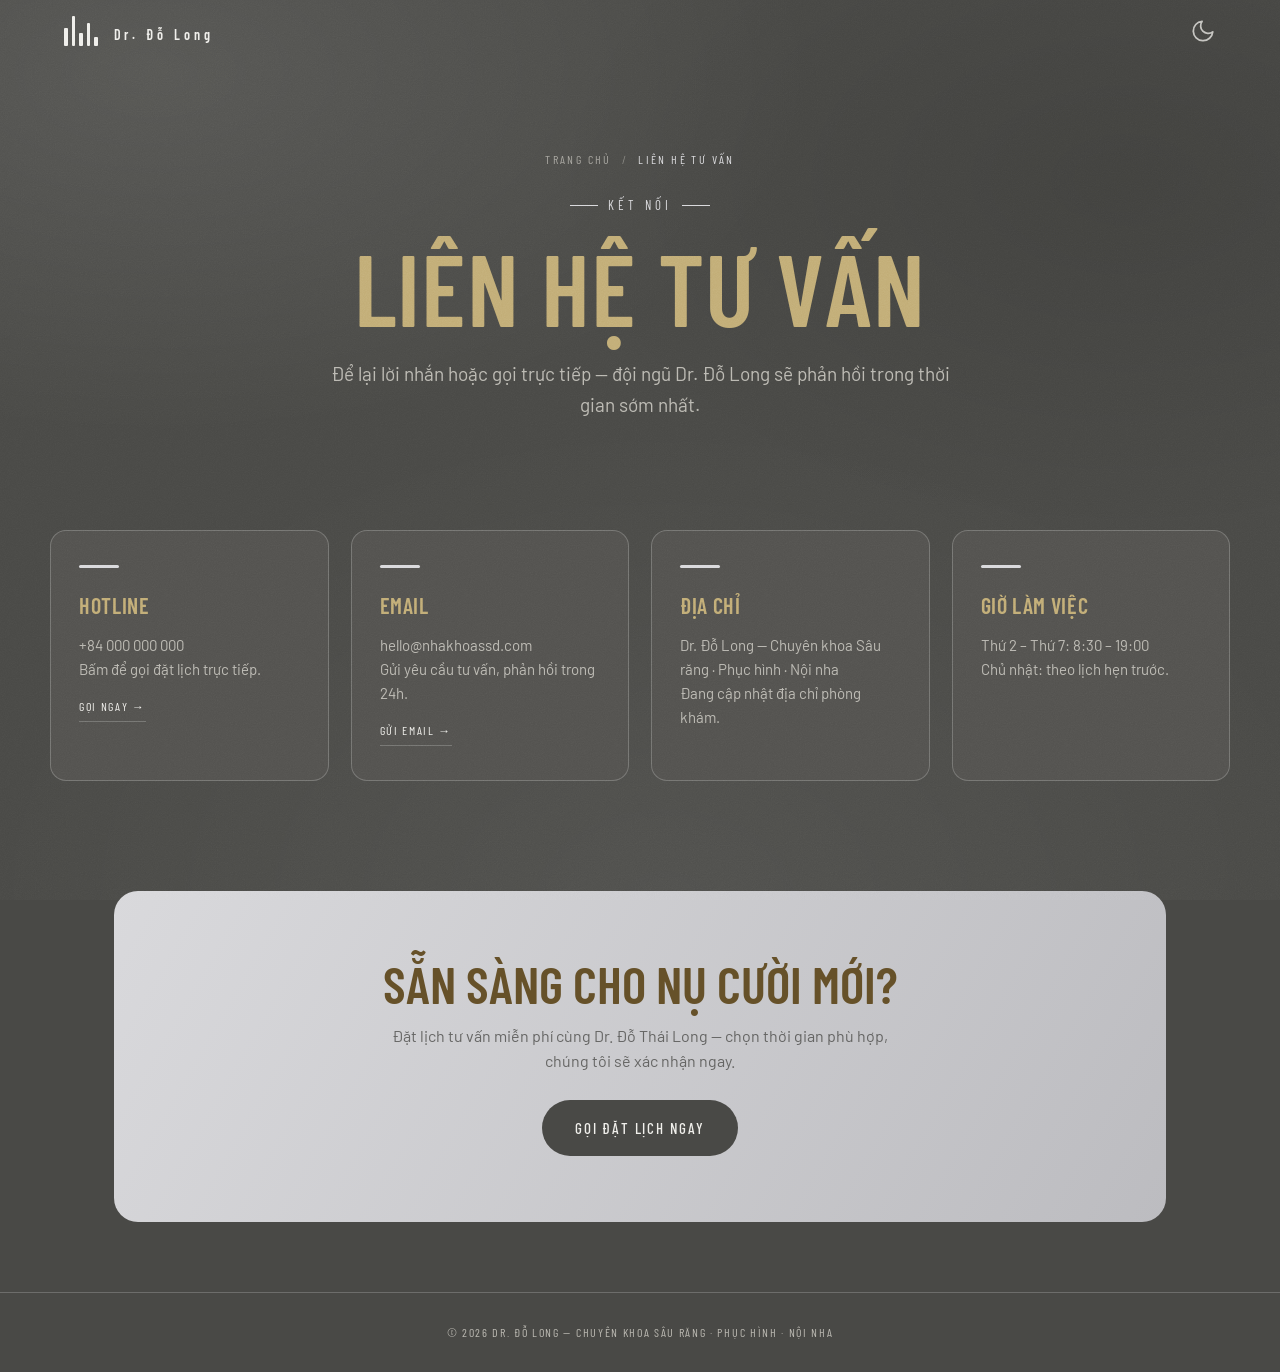
<file: lien-he.html>
<!DOCTYPE html>
<html lang="vi">
<head>
<meta charset="UTF-8" />
<meta name="viewport" content="width=device-width, initial-scale=1.0" />
<title>Dr. Đỗ Long — Liên hệ tư vấn</title>
<script src="assets/js/head.js"></script>
<link href="assets/fonts/fonts.css" rel="stylesheet" />
<link href="assets/css/style.css" rel="stylesheet" />
</head>
<body class="page-lien-he">

  <header class="topbar" id="topbar">
    <a class="brand" href="landing-1.html" aria-label="Dr. Đỗ Long"><span></span><span></span><span></span><span></span><span></span><b class="cond">Dr. Đỗ Long</b></a>
    <button class="theme-toggle" type="button" aria-label="Chuyển chế độ sáng/tối" title="Sáng/Tối">
      <svg class="icon-sun" viewBox="0 0 24 24" fill="none" stroke="currentColor" stroke-width="1.6" stroke-linecap="round" stroke-linejoin="round"><circle cx="12" cy="12" r="4.2"/><path d="M12 2v2.5M12 19.5V22M4.2 4.2l1.8 1.8M18 18l1.8 1.8M2 12h2.5M19.5 12H22M4.2 19.8 6 18M18 6l1.8-1.8"/></svg>
      <svg class="icon-moon" viewBox="0 0 24 24" fill="none" stroke="currentColor" stroke-width="1.6" stroke-linecap="round" stroke-linejoin="round"><path d="M21 12.8A9 9 0 1 1 11.2 3a7 7 0 0 0 9.8 9.8z"/></svg>
    </button>
  </header>

  <main>
    <section class="subhero wrap">
      <nav class="breadcrumb" aria-label="Breadcrumb">
        <a href="landing-1.html">Trang chủ</a>
        <span class="sep" aria-hidden="true">/</span>
        <span class="cur" aria-current="page">Liên hệ tư vấn</span>
      </nav>
      <span class="eyebrow">Kết nối</span>
      <h1>Liên hệ tư vấn</h1>
      <p class="hero-lead">Để lại lời nhắn hoặc gọi trực tiếp — đội ngũ Dr. Đỗ Long sẽ phản hồi trong thời gian sớm nhất.</p>
    </section>

    <!-- ===== KÊNH LIÊN HỆ ===== -->
    <section class="section wrap">
      <div class="cards">
        <a class="card" href="tel:+84000000000">
          <h3>Hotline</h3>
          <p>+84 000 000 000<br/>Bấm để gọi đặt lịch trực tiếp.</p>
          <span class="card-more">Gọi ngay →</span>
        </a>
        <a class="card" href="mailto:hello@nhakhoassd.com">
          <h3>Email</h3>
          <p>hello@nhakhoassd.com<br/>Gửi yêu cầu tư vấn, phản hồi trong 24h.</p>
          <span class="card-more">Gửi email →</span>
        </a>
        <div class="card">
          <h3>Địa chỉ</h3>
          <p>Dr. Đỗ Long — Chuyên khoa Sâu răng · Phục hình · Nội nha<br/>Đang cập nhật địa chỉ phòng khám.</p>
        </div>
        <div class="card">
          <h3>Giờ làm việc</h3>
          <p>Thứ 2 – Thứ 7: 8:30 – 19:00<br/>Chủ nhật: theo lịch hẹn trước.</p>
        </div>
      </div>
    </section>

    <!-- ===== CTA ===== -->
    <section class="band wrap">
      <div class="band-inner">
        <h2>Sẵn sàng cho nụ cười mới?</h2>
        <p>Đặt lịch tư vấn miễn phí cùng Dr. Đỗ Thái Long — chọn thời gian phù hợp, chúng tôi sẽ xác nhận ngay.</p>
        <a class="btn btn-solid" href="tel:+84000000000">Gọi đặt lịch ngay</a>
      </div>
    </section>
  </main>

  <footer>© 2026 Dr. Đỗ Long — Chuyên khoa Sâu răng · Phục hình · Nội nha</footer>

  <script src="assets/js/main.js"></script>
</body>
</html>
</file>
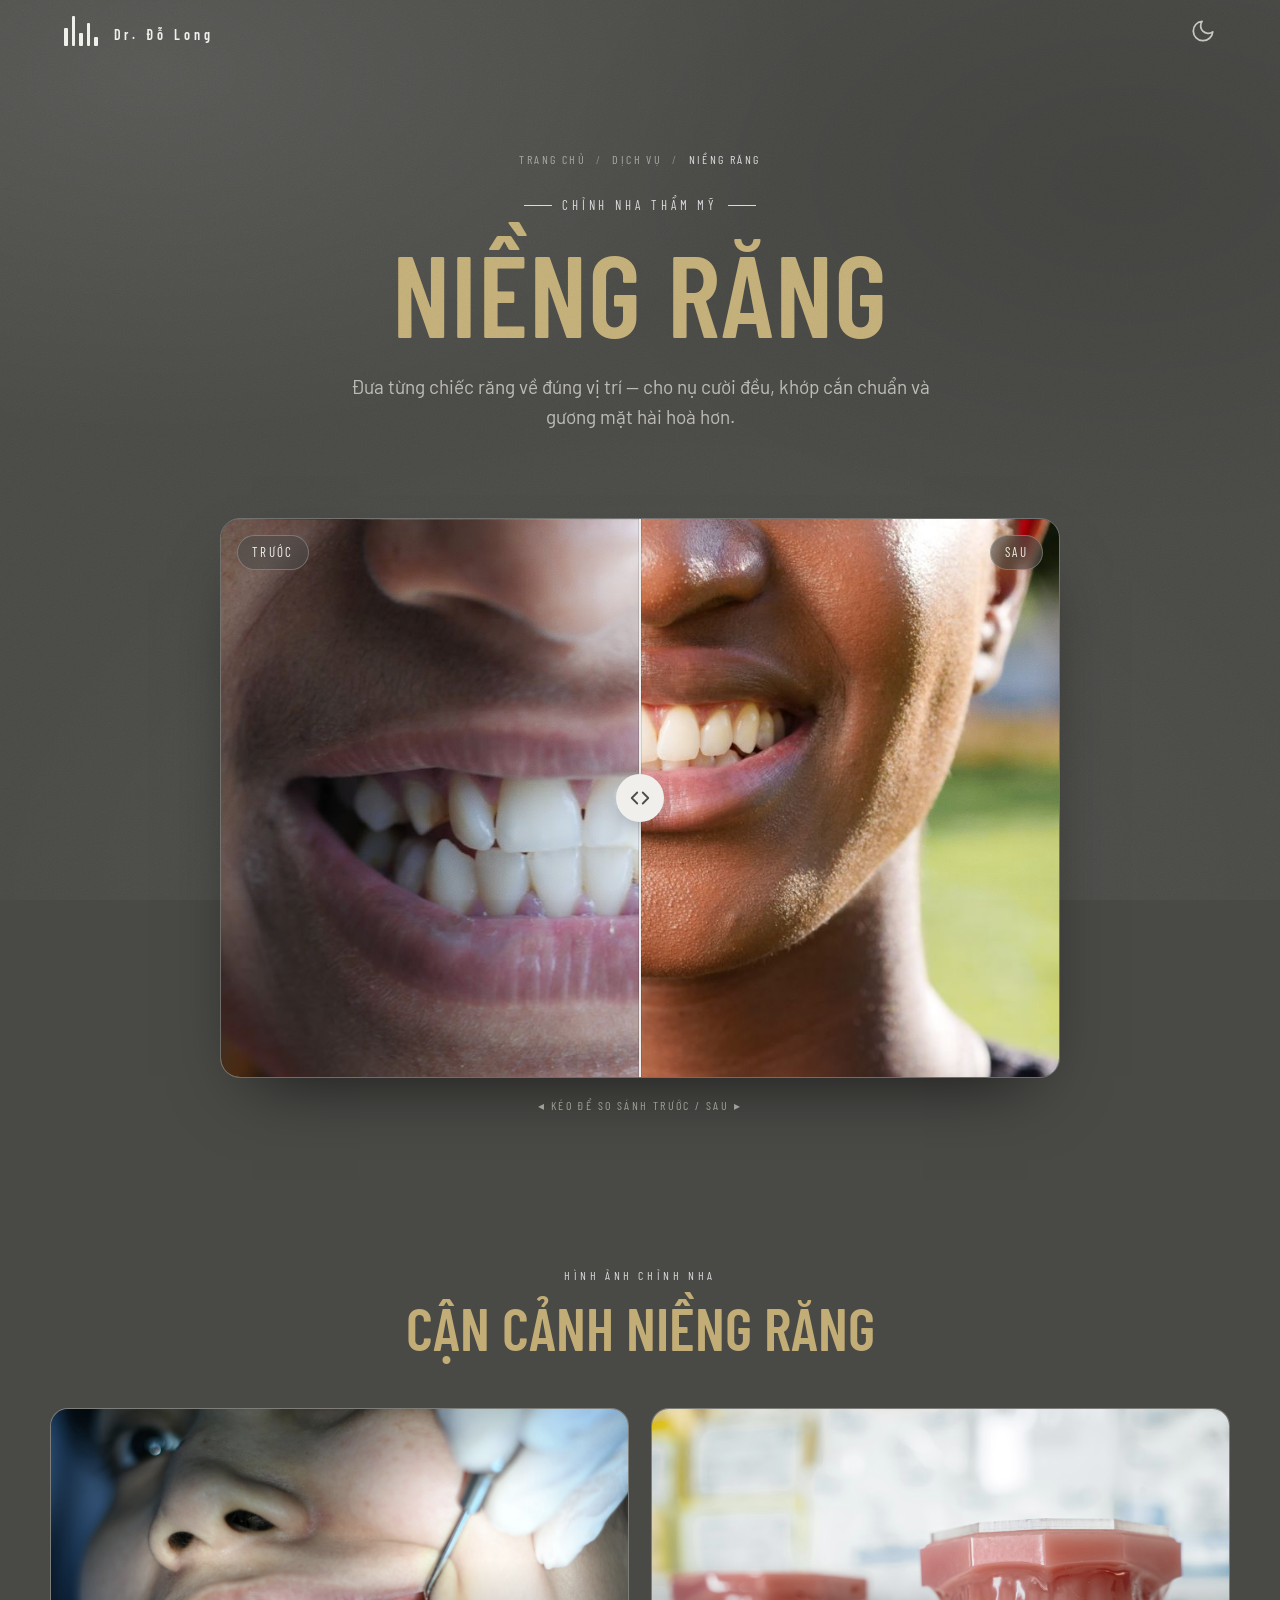
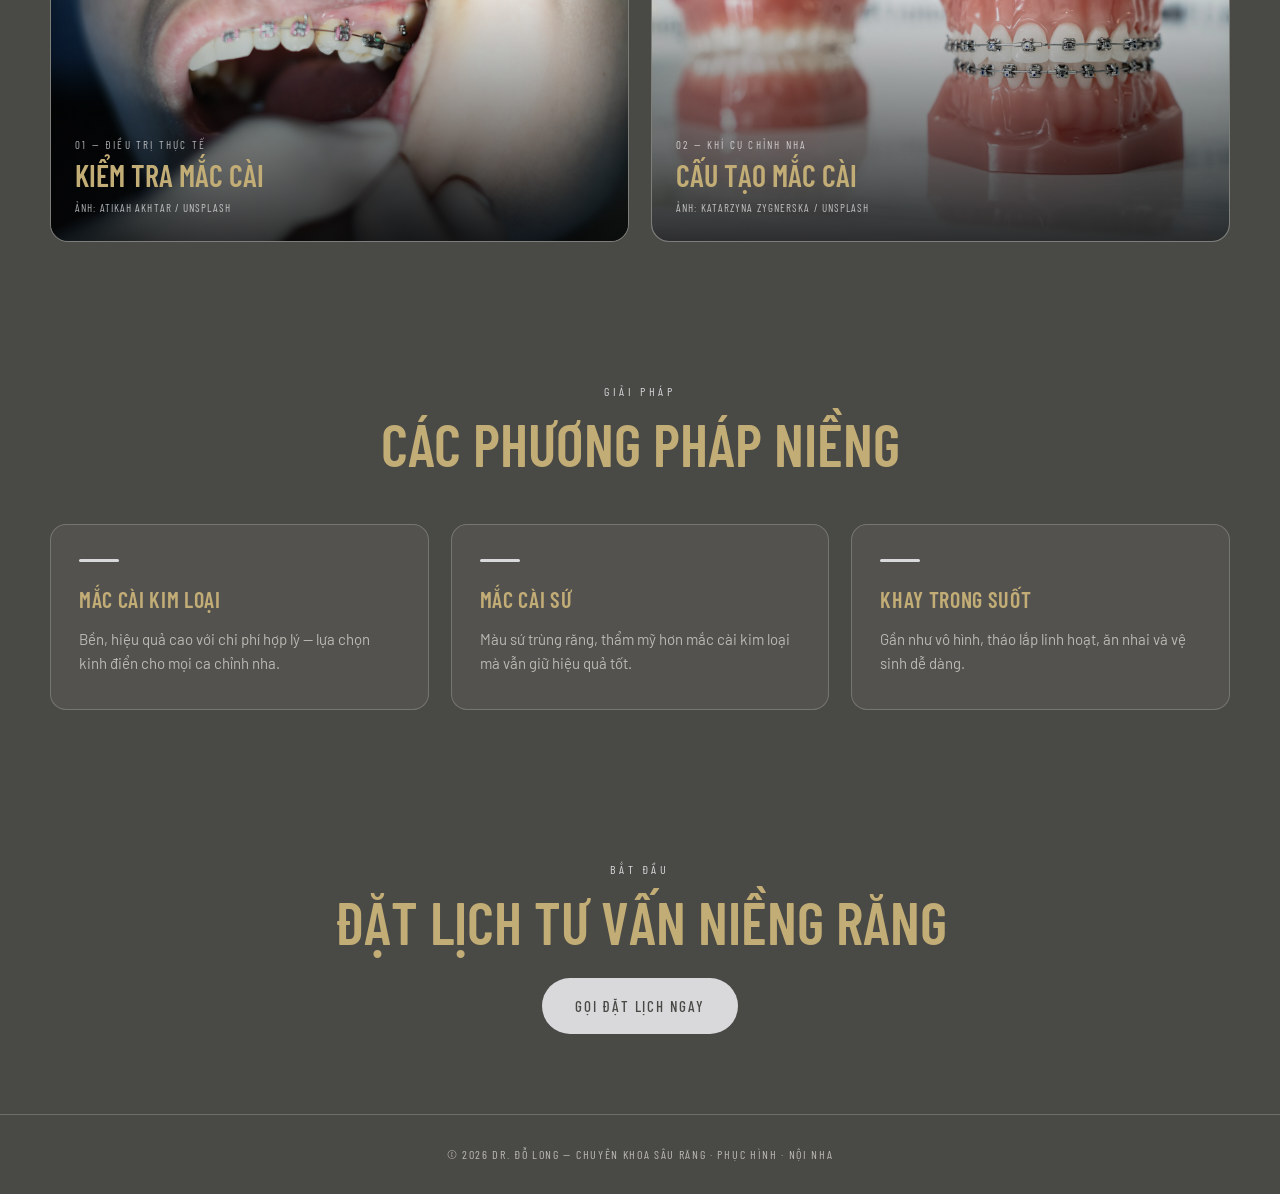
<file: nieng-rang.html>
<!DOCTYPE html>
<html lang="vi">
<head>
<meta charset="UTF-8" />
<meta name="viewport" content="width=device-width, initial-scale=1.0" />
<title>Dr. Đỗ Long — Niềng răng</title>
<script src="assets/js/head.js"></script>
<link href="assets/fonts/fonts.css" rel="stylesheet" />
<link href="assets/css/style.css" rel="stylesheet" />
</head>
<body class="page-nieng">

  <header class="topbar" id="topbar">
    <a class="brand" href="#top" aria-label="Dr. Đỗ Long"><span></span><span></span><span></span><span></span><span></span><b class="cond">Dr. Đỗ Long</b></a>
    <button class="theme-toggle" type="button" aria-label="Chuyển chế độ sáng/tối" title="Sáng/Tối">
      <svg class="icon-sun" viewBox="0 0 24 24" fill="none" stroke="currentColor" stroke-width="1.6" stroke-linecap="round" stroke-linejoin="round"><circle cx="12" cy="12" r="4.2"/><path d="M12 2v2.5M12 19.5V22M4.2 4.2l1.8 1.8M18 18l1.8 1.8M2 12h2.5M19.5 12H22M4.2 19.8 6 18M18 6l1.8-1.8"/></svg>
      <svg class="icon-moon" viewBox="0 0 24 24" fill="none" stroke="currentColor" stroke-width="1.6" stroke-linecap="round" stroke-linejoin="round"><path d="M21 12.8A9 9 0 1 1 11.2 3a7 7 0 0 0 9.8 9.8z"/></svg>
    </button>
  </header>

  <main id="top">
    <section class="hero wrap">
      <nav class="breadcrumb" aria-label="Breadcrumb">
        <a href="landing-1.html">Trang chủ</a>
        <span class="sep" aria-hidden="true">/</span>
        <a href="landing-1.html#dichvu">Dịch vụ</a>
        <span class="sep" aria-hidden="true">/</span>
        <span class="cur" aria-current="page">Niềng răng</span>
      </nav>
      <span class="eyebrow">Chỉnh nha thẩm mỹ</span>
      <h1>Niềng răng</h1>
      <p class="hero-lead">Đưa từng chiếc răng về đúng vị trí — cho nụ cười đều, khớp cắn chuẩn và gương mặt hài hoà hơn.</p>
    </section>

    <!-- ============ BEFORE / AFTER ============ -->
    <section class="compare-section wrap">
      <div class="compare" id="ba">
        <!-- SAU (nằm dưới, luôn hiện) -->
        <div class="compare-layer compare-after">
          <img src="images/nieng-sau.jpg" alt="Sau khi niềng — răng đều, trắng" draggable="false">
        </div>
        <!-- TRƯỚC (nằm trên, bị cắt theo thanh kéo) -->
        <div class="compare-layer compare-before">
          <img src="images/nieng-truoc.jpg" alt="Trước khi niềng — răng khấp khểnh" draggable="false">
        </div>

        <span class="compare-label before">Trước</span>
        <span class="compare-label after">Sau</span>

        <div class="compare-handle" id="baHandle">
          <div class="compare-knob">
            <svg viewBox="0 0 24 24" fill="none" stroke="currentColor" stroke-width="2" stroke-linecap="round" stroke-linejoin="round"><path d="M9 6 3 12l6 6M15 6l6 6-6 6"/></svg>
          </div>
        </div>
      </div>
      <p class="compare-hint">◂ Kéo để so sánh Trước / Sau ▸</p>
    </section>

    <!-- ============ HÌNH ẢNH CHỈNH NHA ============ -->
    <section class="ortho-gallery wrap" aria-labelledby="ortho-gallery-title">
      <div class="sec-head">
        <p class="kicker">Hình ảnh chỉnh nha</p>
        <h2 id="ortho-gallery-title">Cận cảnh niềng răng</h2>
      </div>
      <div class="ortho-grid">
        <figure class="ortho-shot">
          <img src="images/nieng-rang-mac-cai.jpg" alt="Bác sĩ kiểm tra mắc cài kim loại trên răng bệnh nhân" loading="lazy" decoding="async">
          <figcaption>
            <span class="photo-no">01 — Điều trị thực tế</span>
            <h3>Kiểm tra mắc cài</h3>
            <a class="credit" href="https://unsplash.com/photos/person-with-silver-teeth-braces-hKaYlAF1nDw" target="_blank" rel="noopener noreferrer">Ảnh: Atikah Akhtar / Unsplash</a>
          </figcaption>
        </figure>
        <figure class="ortho-shot">
          <img src="images/nieng-rang-mo-hinh.jpg" alt="Mô hình hàm răng được gắn mắc cài kim loại" loading="lazy" decoding="async">
          <figcaption>
            <span class="photo-no">02 — Khí cụ chỉnh nha</span>
            <h3>Cấu tạo mắc cài</h3>
            <a class="credit" href="https://unsplash.com/photos/a-close-up-of-a-tooth-with-braces-on-it-P8ernb_Ht-M" target="_blank" rel="noopener noreferrer">Ảnh: Katarzyna Zygnerska / Unsplash</a>
          </figcaption>
        </figure>
      </div>
    </section>

    <!-- ============ Loại niềng ============ -->
    <section class="section wrap">
      <div class="sec-head">
        <p class="kicker">Giải pháp</p>
        <h2>Các phương pháp niềng</h2>
      </div>
      <div class="cards">
        <div class="card"><h3>Mắc cài kim loại</h3><p>Bền, hiệu quả cao với chi phí hợp lý — lựa chọn kinh điển cho mọi ca chỉnh nha.</p></div>
        <div class="card"><h3>Mắc cài sứ</h3><p>Màu sứ trùng răng, thẩm mỹ hơn mắc cài kim loại mà vẫn giữ hiệu quả tốt.</p></div>
        <div class="card"><h3>Khay trong suốt</h3><p>Gần như vô hình, tháo lắp linh hoạt, ăn nhai và vệ sinh dễ dàng.</p></div>
      </div>
    </section>

    <section class="cta wrap">
      <div class="sec-head" style="margin-bottom:26px">
        <p class="kicker">Bắt đầu</p>
        <h2>Đặt lịch tư vấn niềng răng</h2>
      </div>
      <a class="btn btn-solid" href="tel:+84000000000">Gọi đặt lịch ngay</a>
    </section>
  </main>

  <footer>© 2026 Dr. Đỗ Long — Chuyên khoa Sâu răng · Phục hình · Nội nha</footer>

  <script src="assets/js/main.js"></script>

</body>
</html>
</file>
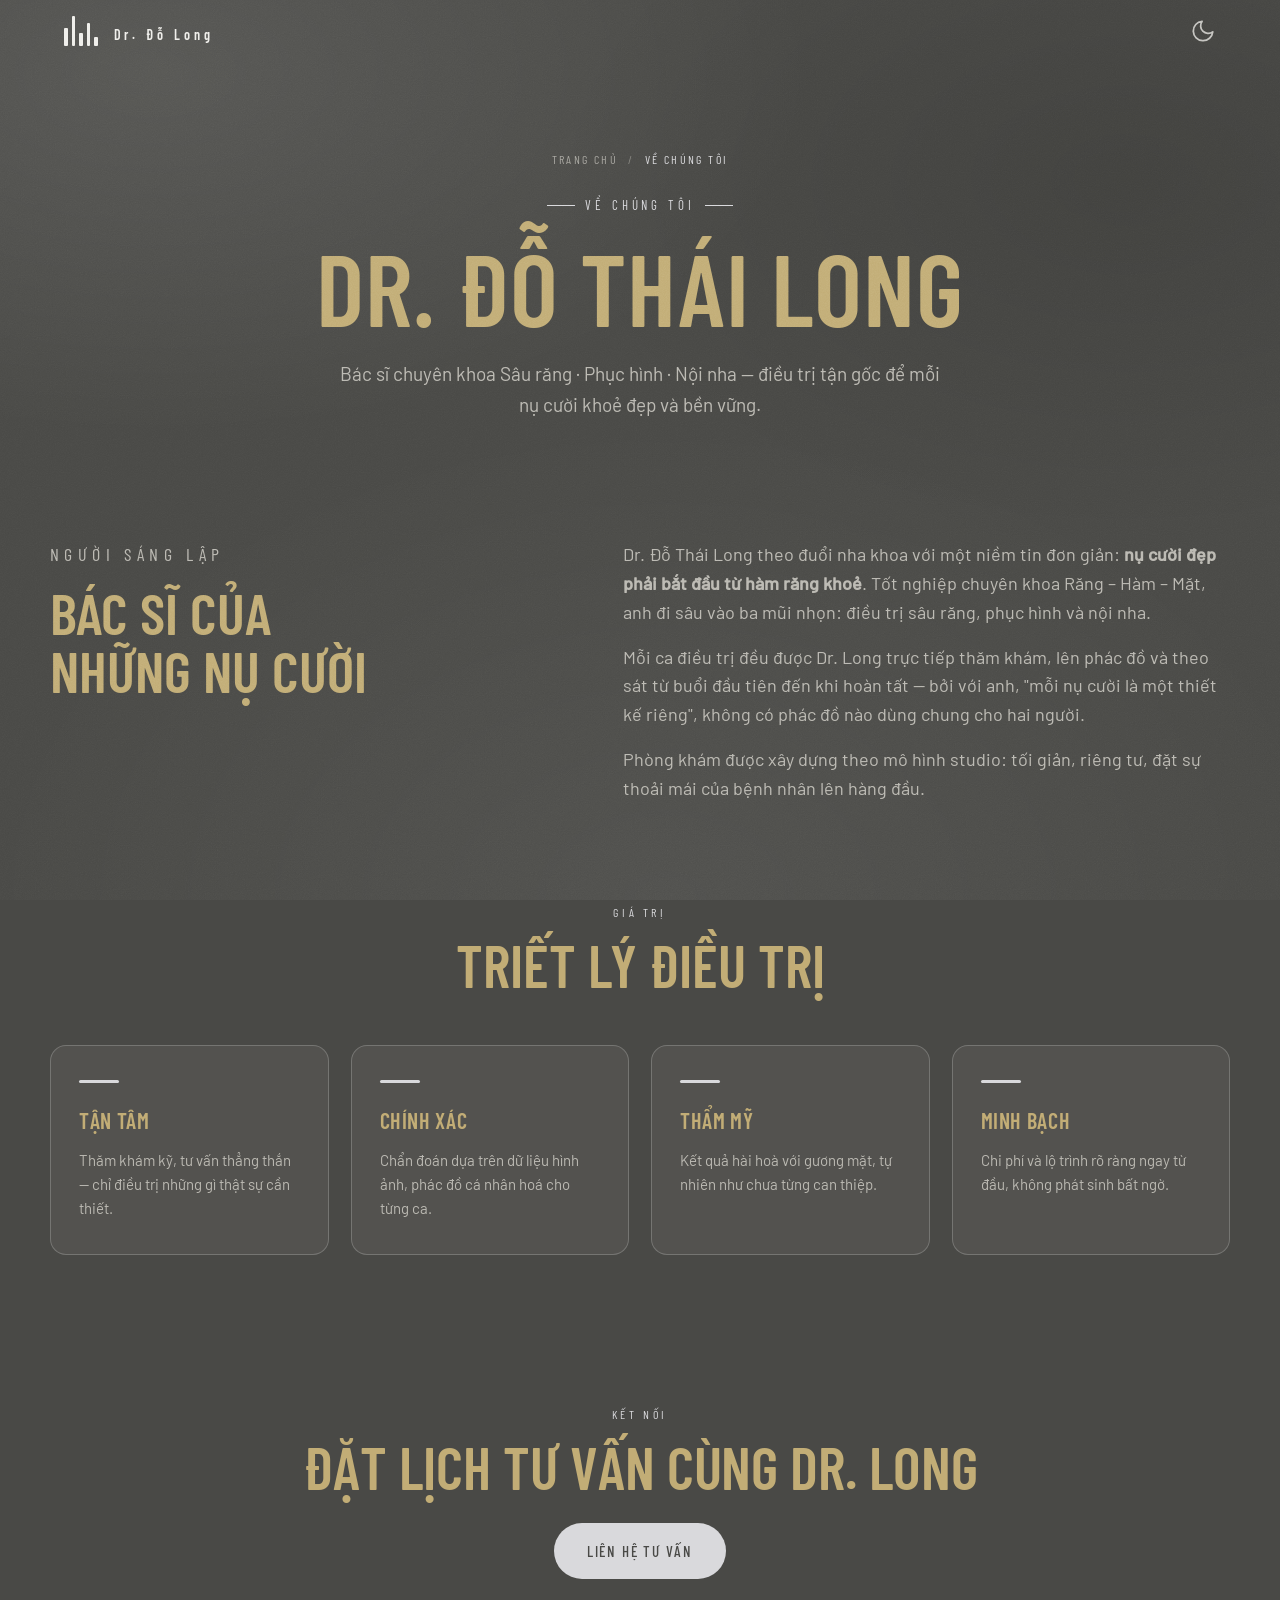
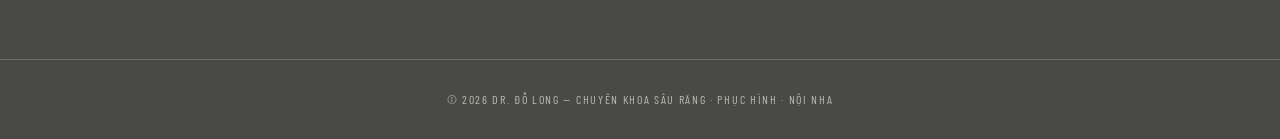
<file: ve-chung-toi.html>
<!DOCTYPE html>
<html lang="vi">
<head>
<meta charset="UTF-8" />
<meta name="viewport" content="width=device-width, initial-scale=1.0" />
<title>Dr. Đỗ Long — Về chúng tôi</title>
<script src="assets/js/head.js"></script>
<link href="assets/fonts/fonts.css" rel="stylesheet" />
<link href="assets/css/style.css" rel="stylesheet" />
</head>
<body class="page-ve-chung-toi">

  <header class="topbar" id="topbar">
    <a class="brand" href="landing-1.html" aria-label="Dr. Đỗ Long"><span></span><span></span><span></span><span></span><span></span><b class="cond">Dr. Đỗ Long</b></a>
    <button class="theme-toggle" type="button" aria-label="Chuyển chế độ sáng/tối" title="Sáng/Tối">
      <svg class="icon-sun" viewBox="0 0 24 24" fill="none" stroke="currentColor" stroke-width="1.6" stroke-linecap="round" stroke-linejoin="round"><circle cx="12" cy="12" r="4.2"/><path d="M12 2v2.5M12 19.5V22M4.2 4.2l1.8 1.8M18 18l1.8 1.8M2 12h2.5M19.5 12H22M4.2 19.8 6 18M18 6l1.8-1.8"/></svg>
      <svg class="icon-moon" viewBox="0 0 24 24" fill="none" stroke="currentColor" stroke-width="1.6" stroke-linecap="round" stroke-linejoin="round"><path d="M21 12.8A9 9 0 1 1 11.2 3a7 7 0 0 0 9.8 9.8z"/></svg>
    </button>
  </header>

  <main>
    <section class="subhero wrap">
      <nav class="breadcrumb" aria-label="Breadcrumb">
        <a href="landing-1.html">Trang chủ</a>
        <span class="sep" aria-hidden="true">/</span>
        <span class="cur" aria-current="page">Về chúng tôi</span>
      </nav>
      <span class="eyebrow">Về chúng tôi</span>
      <h1>Dr. Đỗ Thái Long</h1>
      <p class="hero-lead">Bác sĩ chuyên khoa Sâu răng · Phục hình · Nội nha — điều trị tận gốc để mỗi nụ cười khoẻ đẹp và bền vững.</p>
    </section>

    <!-- ===== GIỚI THIỆU ===== -->
    <section class="intro wrap">
      <div>
        <p class="kicker">Người sáng lập</p>
        <h2>Bác sĩ của<br/>những nụ cười</h2>
      </div>
      <div>
        <p>Dr. Đỗ Thái Long theo đuổi nha khoa với một niềm tin đơn giản: <b>nụ cười đẹp phải bắt đầu từ hàm răng khoẻ</b>. Tốt nghiệp chuyên khoa Răng – Hàm – Mặt, anh đi sâu vào ba mũi nhọn: điều trị sâu răng, phục hình và nội nha.</p>
        <p>Mỗi ca điều trị đều được Dr. Long trực tiếp thăm khám, lên phác đồ và theo sát từ buổi đầu tiên đến khi hoàn tất — bởi với anh, "mỗi nụ cười là một thiết kế riêng", không có phác đồ nào dùng chung cho hai người.</p>
        <p>Phòng khám được xây dựng theo mô hình studio: tối giản, riêng tư, đặt sự thoải mái của bệnh nhân lên hàng đầu.</p>
      </div>
    </section>

    <!-- ===== TRIẾT LÝ ===== -->
    <section class="section wrap">
      <div class="sec-head">
        <p class="kicker">Giá trị</p>
        <h2>Triết lý điều trị</h2>
      </div>
      <div class="cards">
        <div class="card"><h3>Tận tâm</h3><p>Thăm khám kỹ, tư vấn thẳng thắn — chỉ điều trị những gì thật sự cần thiết.</p></div>
        <div class="card"><h3>Chính xác</h3><p>Chẩn đoán dựa trên dữ liệu hình ảnh, phác đồ cá nhân hoá cho từng ca.</p></div>
        <div class="card"><h3>Thẩm mỹ</h3><p>Kết quả hài hoà với gương mặt, tự nhiên như chưa từng can thiệp.</p></div>
        <div class="card"><h3>Minh bạch</h3><p>Chi phí và lộ trình rõ ràng ngay từ đầu, không phát sinh bất ngờ.</p></div>
      </div>
    </section>

    <!-- ===== CTA ===== -->
    <section class="cta wrap">
      <div class="sec-head" style="margin-bottom:26px">
        <p class="kicker">Kết nối</p>
        <h2>Đặt lịch tư vấn cùng Dr. Long</h2>
      </div>
      <a class="btn btn-solid" href="lien-he.html">Liên hệ tư vấn</a>
    </section>
  </main>

  <footer>© 2026 Dr. Đỗ Long — Chuyên khoa Sâu răng · Phục hình · Nội nha</footer>

  <script src="assets/js/main.js"></script>
</body>
</html>
</file>
<file: assets/fonts/fonts.css>
/* vietnamese */
@font-face {
  font-family: 'Barlow';
  font-style: normal;
  font-weight: 300;
  font-display: swap;
  src: url(barlow-v13-7cHqv4kjgoGqM7E3p-ks6FospT4.woff2) format('woff2');
  unicode-range: U+0102-0103, U+0110-0111, U+0128-0129, U+0168-0169, U+01A0-01A1, U+01AF-01B0, U+0300-0301, U+0303-0304, U+0308-0309, U+0323, U+0329, U+1EA0-1EF9, U+20AB;
}
/* latin-ext */
@font-face {
  font-family: 'Barlow';
  font-style: normal;
  font-weight: 300;
  font-display: swap;
  src: url(barlow-v13-7cHqv4kjgoGqM7E3p-ks6VospT4.woff2) format('woff2');
  unicode-range: U+0100-02BA, U+02BD-02C5, U+02C7-02CC, U+02CE-02D7, U+02DD-02FF, U+0304, U+0308, U+0329, U+1D00-1DBF, U+1E00-1E9F, U+1EF2-1EFF, U+2020, U+20A0-20AB, U+20AD-20C0, U+2113, U+2C60-2C7F, U+A720-A7FF;
}
/* latin */
@font-face {
  font-family: 'Barlow';
  font-style: normal;
  font-weight: 300;
  font-display: swap;
  src: url(barlow-v13-7cHqv4kjgoGqM7E3p-ks51os.woff2) format('woff2');
  unicode-range: U+0000-00FF, U+0131, U+0152-0153, U+02BB-02BC, U+02C6, U+02DA, U+02DC, U+0304, U+0308, U+0329, U+2000-206F, U+20AC, U+2122, U+2191, U+2193, U+2212, U+2215, U+FEFF, U+FFFD;
}
/* vietnamese */
@font-face {
  font-family: 'Barlow';
  font-style: normal;
  font-weight: 400;
  font-display: swap;
  src: url(barlow-v13-7cHpv4kjgoGqM7E_A8s52Hs.woff2) format('woff2');
  unicode-range: U+0102-0103, U+0110-0111, U+0128-0129, U+0168-0169, U+01A0-01A1, U+01AF-01B0, U+0300-0301, U+0303-0304, U+0308-0309, U+0323, U+0329, U+1EA0-1EF9, U+20AB;
}
/* latin-ext */
@font-face {
  font-family: 'Barlow';
  font-style: normal;
  font-weight: 400;
  font-display: swap;
  src: url(barlow-v13-7cHpv4kjgoGqM7E_Ass52Hs.woff2) format('woff2');
  unicode-range: U+0100-02BA, U+02BD-02C5, U+02C7-02CC, U+02CE-02D7, U+02DD-02FF, U+0304, U+0308, U+0329, U+1D00-1DBF, U+1E00-1E9F, U+1EF2-1EFF, U+2020, U+20A0-20AB, U+20AD-20C0, U+2113, U+2C60-2C7F, U+A720-A7FF;
}
/* latin */
@font-face {
  font-family: 'Barlow';
  font-style: normal;
  font-weight: 400;
  font-display: swap;
  src: url(barlow-v13-7cHpv4kjgoGqM7E_DMs5.woff2) format('woff2');
  unicode-range: U+0000-00FF, U+0131, U+0152-0153, U+02BB-02BC, U+02C6, U+02DA, U+02DC, U+0304, U+0308, U+0329, U+2000-206F, U+20AC, U+2122, U+2191, U+2193, U+2212, U+2215, U+FEFF, U+FFFD;
}
/* vietnamese */
@font-face {
  font-family: 'Barlow';
  font-style: normal;
  font-weight: 500;
  font-display: swap;
  src: url(barlow-v13-7cHqv4kjgoGqM7E3_-gs6FospT4.woff2) format('woff2');
  unicode-range: U+0102-0103, U+0110-0111, U+0128-0129, U+0168-0169, U+01A0-01A1, U+01AF-01B0, U+0300-0301, U+0303-0304, U+0308-0309, U+0323, U+0329, U+1EA0-1EF9, U+20AB;
}
/* latin-ext */
@font-face {
  font-family: 'Barlow';
  font-style: normal;
  font-weight: 500;
  font-display: swap;
  src: url(barlow-v13-7cHqv4kjgoGqM7E3_-gs6VospT4.woff2) format('woff2');
  unicode-range: U+0100-02BA, U+02BD-02C5, U+02C7-02CC, U+02CE-02D7, U+02DD-02FF, U+0304, U+0308, U+0329, U+1D00-1DBF, U+1E00-1E9F, U+1EF2-1EFF, U+2020, U+20A0-20AB, U+20AD-20C0, U+2113, U+2C60-2C7F, U+A720-A7FF;
}
/* latin */
@font-face {
  font-family: 'Barlow';
  font-style: normal;
  font-weight: 500;
  font-display: swap;
  src: url(barlow-v13-7cHqv4kjgoGqM7E3_-gs51os.woff2) format('woff2');
  unicode-range: U+0000-00FF, U+0131, U+0152-0153, U+02BB-02BC, U+02C6, U+02DA, U+02DC, U+0304, U+0308, U+0329, U+2000-206F, U+20AC, U+2122, U+2191, U+2193, U+2212, U+2215, U+FEFF, U+FFFD;
}
/* vietnamese */
@font-face {
  font-family: 'Barlow Condensed';
  font-style: normal;
  font-weight: 300;
  font-display: swap;
  src: url(barlowcondensed-v13-HTxwL3I-JCGChYJ8VI-L6OO_au7B47rxz3nWuZEC.woff2) format('woff2');
  unicode-range: U+0102-0103, U+0110-0111, U+0128-0129, U+0168-0169, U+01A0-01A1, U+01AF-01B0, U+0300-0301, U+0303-0304, U+0308-0309, U+0323, U+0329, U+1EA0-1EF9, U+20AB;
}
/* latin-ext */
@font-face {
  font-family: 'Barlow Condensed';
  font-style: normal;
  font-weight: 300;
  font-display: swap;
  src: url(barlowcondensed-v13-HTxwL3I-JCGChYJ8VI-L6OO_au7B47rxz3jWuZEC.woff2) format('woff2');
  unicode-range: U+0100-02BA, U+02BD-02C5, U+02C7-02CC, U+02CE-02D7, U+02DD-02FF, U+0304, U+0308, U+0329, U+1D00-1DBF, U+1E00-1E9F, U+1EF2-1EFF, U+2020, U+20A0-20AB, U+20AD-20C0, U+2113, U+2C60-2C7F, U+A720-A7FF;
}
/* latin */
@font-face {
  font-family: 'Barlow Condensed';
  font-style: normal;
  font-weight: 300;
  font-display: swap;
  src: url(barlowcondensed-v13-HTxwL3I-JCGChYJ8VI-L6OO_au7B47rxz3bWuQ.woff2) format('woff2');
  unicode-range: U+0000-00FF, U+0131, U+0152-0153, U+02BB-02BC, U+02C6, U+02DA, U+02DC, U+0304, U+0308, U+0329, U+2000-206F, U+20AC, U+2122, U+2191, U+2193, U+2212, U+2215, U+FEFF, U+FFFD;
}
/* vietnamese */
@font-face {
  font-family: 'Barlow Condensed';
  font-style: normal;
  font-weight: 400;
  font-display: swap;
  src: url(barlowcondensed-v13-HTx3L3I-JCGChYJ8VI-L6OO_au7B6x7T2kn3.woff2) format('woff2');
  unicode-range: U+0102-0103, U+0110-0111, U+0128-0129, U+0168-0169, U+01A0-01A1, U+01AF-01B0, U+0300-0301, U+0303-0304, U+0308-0309, U+0323, U+0329, U+1EA0-1EF9, U+20AB;
}
/* latin-ext */
@font-face {
  font-family: 'Barlow Condensed';
  font-style: normal;
  font-weight: 400;
  font-display: swap;
  src: url(barlowcondensed-v13-HTx3L3I-JCGChYJ8VI-L6OO_au7B6x_T2kn3.woff2) format('woff2');
  unicode-range: U+0100-02BA, U+02BD-02C5, U+02C7-02CC, U+02CE-02D7, U+02DD-02FF, U+0304, U+0308, U+0329, U+1D00-1DBF, U+1E00-1E9F, U+1EF2-1EFF, U+2020, U+20A0-20AB, U+20AD-20C0, U+2113, U+2C60-2C7F, U+A720-A7FF;
}
/* latin */
@font-face {
  font-family: 'Barlow Condensed';
  font-style: normal;
  font-weight: 400;
  font-display: swap;
  src: url(barlowcondensed-v13-HTx3L3I-JCGChYJ8VI-L6OO_au7B6xHT2g.woff2) format('woff2');
  unicode-range: U+0000-00FF, U+0131, U+0152-0153, U+02BB-02BC, U+02C6, U+02DA, U+02DC, U+0304, U+0308, U+0329, U+2000-206F, U+20AC, U+2122, U+2191, U+2193, U+2212, U+2215, U+FEFF, U+FFFD;
}
/* vietnamese */
@font-face {
  font-family: 'Barlow Condensed';
  font-style: normal;
  font-weight: 500;
  font-display: swap;
  src: url(barlowcondensed-v13-HTxwL3I-JCGChYJ8VI-L6OO_au7B4-Lwz3nWuZEC.woff2) format('woff2');
  unicode-range: U+0102-0103, U+0110-0111, U+0128-0129, U+0168-0169, U+01A0-01A1, U+01AF-01B0, U+0300-0301, U+0303-0304, U+0308-0309, U+0323, U+0329, U+1EA0-1EF9, U+20AB;
}
/* latin-ext */
@font-face {
  font-family: 'Barlow Condensed';
  font-style: normal;
  font-weight: 500;
  font-display: swap;
  src: url(barlowcondensed-v13-HTxwL3I-JCGChYJ8VI-L6OO_au7B4-Lwz3jWuZEC.woff2) format('woff2');
  unicode-range: U+0100-02BA, U+02BD-02C5, U+02C7-02CC, U+02CE-02D7, U+02DD-02FF, U+0304, U+0308, U+0329, U+1D00-1DBF, U+1E00-1E9F, U+1EF2-1EFF, U+2020, U+20A0-20AB, U+20AD-20C0, U+2113, U+2C60-2C7F, U+A720-A7FF;
}
/* latin */
@font-face {
  font-family: 'Barlow Condensed';
  font-style: normal;
  font-weight: 500;
  font-display: swap;
  src: url(barlowcondensed-v13-HTxwL3I-JCGChYJ8VI-L6OO_au7B4-Lwz3bWuQ.woff2) format('woff2');
  unicode-range: U+0000-00FF, U+0131, U+0152-0153, U+02BB-02BC, U+02C6, U+02DA, U+02DC, U+0304, U+0308, U+0329, U+2000-206F, U+20AC, U+2122, U+2191, U+2193, U+2212, U+2215, U+FEFF, U+FFFD;
}
/* vietnamese */
@font-face {
  font-family: 'Barlow Condensed';
  font-style: normal;
  font-weight: 600;
  font-display: swap;
  src: url(barlowcondensed-v13-HTxwL3I-JCGChYJ8VI-L6OO_au7B4873z3nWuZEC.woff2) format('woff2');
  unicode-range: U+0102-0103, U+0110-0111, U+0128-0129, U+0168-0169, U+01A0-01A1, U+01AF-01B0, U+0300-0301, U+0303-0304, U+0308-0309, U+0323, U+0329, U+1EA0-1EF9, U+20AB;
}
/* latin-ext */
@font-face {
  font-family: 'Barlow Condensed';
  font-style: normal;
  font-weight: 600;
  font-display: swap;
  src: url(barlowcondensed-v13-HTxwL3I-JCGChYJ8VI-L6OO_au7B4873z3jWuZEC.woff2) format('woff2');
  unicode-range: U+0100-02BA, U+02BD-02C5, U+02C7-02CC, U+02CE-02D7, U+02DD-02FF, U+0304, U+0308, U+0329, U+1D00-1DBF, U+1E00-1E9F, U+1EF2-1EFF, U+2020, U+20A0-20AB, U+20AD-20C0, U+2113, U+2C60-2C7F, U+A720-A7FF;
}
/* latin */
@font-face {
  font-family: 'Barlow Condensed';
  font-style: normal;
  font-weight: 600;
  font-display: swap;
  src: url(barlowcondensed-v13-HTxwL3I-JCGChYJ8VI-L6OO_au7B4873z3bWuQ.woff2) format('woff2');
  unicode-range: U+0000-00FF, U+0131, U+0152-0153, U+02BB-02BC, U+02C6, U+02DA, U+02DC, U+0304, U+0308, U+0329, U+2000-206F, U+20AC, U+2122, U+2191, U+2193, U+2212, U+2215, U+FEFF, U+FFFD;
}
</file>
<file: assets/css/style.css>
/* ==========================================================================
   Dr. Đỗ Long — Nha khoa chuyên khoa · style.css (toàn bộ CSS của site)
   Nguồn sự thật: design-system/MASTER.md
   Cấu trúc:
     1. TOKENS          — biến màu dark/light
     2. BASE + SHARED   — reset + component dùng chung mọi trang
     3. LANDING         — riêng landing-1.html   (body.page-landing)
     4. NIỀNG RĂNG      — riêng nieng-rang.html  (body.page-nieng)
     5. CẠO VÔI RĂNG    — riêng cao-voi-rang.html (body.page-caovoi)
   Trang mới: thêm class page-<slug> vào <body> và viết CSS riêng vào section mới.
   ========================================================================== */

/* ==========================================================================
   1. TOKENS (dark mặc định · light qua html[data-theme="light"])
   ========================================================================== */
:root{
  --bg:#494946;              /* nền xám bê-tông ấm của trang */
  --surface:#53524f;         /* nền card / khối nổi */
  --ink:#f0efeb;             /* chữ chính, icon */
  --fg:var(--ink);           /* alias cũ — dùng --ink cho code mới */
  --muted:#bbb9b2;           /* chữ phụ, meta, caption */
  --accent:#d9d9dc;          /* điểm nhấn: eyebrow, nút solid, gạch card */
  --accent-2:#bcbcc0;        /* accent đậm hơn (hover nút, gradient band) */
  --heading:#c2ad76;         /* vàng đồng antique brass cho heading */
  --heading-on-accent:#665129; /* vàng đồng đậm trên CTA nền sáng */
  --heading-on-image:#d2bd82;  /* vàng đồng sáng trên nền ảnh */
  --accent-soft:rgba(255,255,255,.1); /* nền icon-chip mềm */
  --card-hover:#5d5c58;      /* nền card khi hover */
  --line:rgba(255,255,255,.2);         /* viền, divider */
  --shadow:0 30px 70px -32px rgba(0,0,0,.72);   /* bóng lớn */
  --shadow-sm:0 14px 34px -20px rgba(0,0,0,.7); /* bóng nhỏ */

  /* --- nền nhám dùng chung mọi trang --- */
  --page-grain:url("data:image/svg+xml,%3Csvg xmlns='http://www.w3.org/2000/svg' width='180' height='180' viewBox='0 0 180 180'%3E%3Cfilter id='noise'%3E%3CfeTurbulence type='fractalNoise' baseFrequency='.78' numOctaves='4' stitchTiles='stitch'/%3E%3CfeColorMatrix type='saturate' values='0'/%3E%3C/filter%3E%3Crect width='180' height='180' filter='url(%23noise)' opacity='.46'/%3E%3C/svg%3E");
  --page-grain-size:150px 150px;
  --page-grain-opacity:.26;
  --page-mottle:
    radial-gradient(90% 70% at 12% 8%,rgba(255,255,255,.08),transparent 58%),
    radial-gradient(75% 65% at 88% 20%,rgba(0,0,0,.10),transparent 62%),
    radial-gradient(80% 80% at 52% 100%,rgba(255,255,255,.045),transparent 68%);

  /* --- token hero riêng của landing --- */
  --hero-base:#050506;
  --hero-filter:grayscale(.4) contrast(1.03) brightness(.92);
  --scrim:
    radial-gradient(135% 120% at 0% 100%, rgba(0,0,0,.92) 0%, rgba(0,0,0,.45) 30%, transparent 56%),
    radial-gradient(70% 48% at 50% 0%, rgba(0,0,0,.55), transparent 62%),
    linear-gradient(180deg, rgba(6,6,9,.60) 0%, rgba(6,6,9,.26) 40%, rgba(11,11,13,.86) 100%);

  /* --- menu vòng cung (landing) --- */
  --radius-arc: 112px;          /* khoảng cách từ tâm mặt số tới chữ */
  --pivot-x: 78px;              /* vị trí tâm mặt số theo trục X */
  --pivot-y: 96px;              /* vị trí tâm mặt số theo trục Y (tính từ đáy) */
}

html[data-theme="light"]{
  --bg:#cbc9c3;
  --surface:#dfddd7;
  --ink:#17171a;
  --muted:#55544f;
  --accent:#2a2a30;
  --accent-2:#17171a;
  --heading:#786238;
  --heading-on-accent:#d2bd82;
  --heading-on-image:#d2bd82;
  --accent-soft:rgba(0,0,0,.06);
  --card-hover:#c0beb8;
  --line:rgba(0,0,0,.14);
  --shadow:0 30px 70px -36px rgba(19,20,24,.4);
  --shadow-sm:0 14px 34px -22px rgba(19,20,24,.5);
  --page-grain-opacity:.18;
  --page-mottle:
    radial-gradient(90% 70% at 12% 8%,rgba(255,255,255,.22),transparent 58%),
    radial-gradient(75% 65% at 88% 20%,rgba(0,0,0,.08),transparent 62%),
    radial-gradient(80% 80% at 52% 100%,rgba(255,255,255,.12),transparent 68%);

  --hero-base:#dfe1e4;
  --hero-filter:grayscale(.1) contrast(1.02) brightness(1.03);
  --scrim:
    radial-gradient(135% 120% at 0% 100%, rgba(255,255,255,.94) 0%, rgba(255,255,255,.55) 30%, transparent 58%),
    radial-gradient(70% 48% at 50% 0%, rgba(255,255,255,.45), transparent 62%),
    linear-gradient(180deg, rgba(244,244,245,.30) 0%, rgba(244,244,245,.08) 40%, rgba(244,244,245,.80) 100%);
}

/* ==========================================================================
   2. BASE + SHARED COMPONENTS
   ========================================================================== */
*{box-sizing:border-box;margin:0;padding:0}
html{scroll-behavior:smooth}
body{
  font-family:"Barlow",system-ui,sans-serif;
  background-color:var(--bg);background-image:var(--page-mottle);background-attachment:fixed;color:var(--ink);
  line-height:1.6;overflow-x:hidden;
  transition:background-color .5s,color .5s;
}
/* Lớp hạt cố định tạo chất liệu giấy/bê tông nhẹ, không cản tương tác. */
body::before{
  content:"";position:fixed;inset:0;z-index:9999;pointer-events:none;
  background-image:var(--page-grain);background-size:var(--page-grain-size);
  opacity:var(--page-grain-opacity);mix-blend-mode:overlay;filter:contrast(1.25);
}
a{color:inherit;text-decoration:none}
h1,h2,h3,h4,h5,h6{color:var(--heading);transition:color .5s}
.cond{font-family:"Barlow Condensed",sans-serif}
/* ẩn khỏi mắt nhưng vẫn đọc được với screen reader / SEO (vd h1 ở landing) */
.visually-hidden{position:absolute;width:1px;height:1px;padding:0;margin:-1px;overflow:hidden;clip:rect(0 0 0 0);white-space:nowrap;border:0}
.wrap{max-width:1180px;margin:0 auto;padding:0 clamp(22px,5vw,64px)}

/* ----- Topbar (trang con) ----- */
.topbar{
  position:fixed;top:0;left:0;right:0;z-index:50;
  display:flex;align-items:center;justify-content:space-between;
  padding:16px clamp(22px,5vw,64px);
  border-bottom:1px solid transparent;
  transition:background-color .4s,backdrop-filter .4s,border-color .4s;
}
.topbar.is-scrolled{
  background:color-mix(in srgb,var(--bg) 82%,transparent);
  backdrop-filter:blur(10px);
  border-color:var(--line);
}

/* ----- Brand logo (equalizer) ----- */
.brand{display:flex;align-items:flex-end;gap:4px;height:30px;text-decoration:none}
.brand span{width:3.5px;background:var(--ink);border-radius:1px;animation:eq 1.6s ease-in-out infinite;transition:background-color .5s}
.brand span:nth-child(1){height:60%}
.brand span:nth-child(2){height:100%;animation-delay:.15s}
.brand span:nth-child(3){height:44%;animation-delay:.3s}
.brand span:nth-child(4){height:78%;animation-delay:.45s}
.brand span:nth-child(5){height:30%;animation-delay:.6s}
.brand b{margin-left:12px;font-weight:600;letter-spacing:.28em;font-size:14px}
@keyframes eq{0%,100%{transform:scaleY(.7)}50%{transform:scaleY(1)}}

/* ----- Logo thương hiệu: PNG đã tách nền → dùng làm mask, tô màu theo theme ----- */
/* Logo ảnh — HIỆN CHỈ DÙNG Ở LANDING (trang con vẫn equalizer + chữ cho tới khi chốt logo) */
.brand-logo{
  width:180px;height:70px;
  background-color:var(--ink);                          /* logo lấy màu chữ theme: trắng ở Dark, đen ở Light */
  -webkit-mask:url("../../images/logo-mark.png") left center / contain no-repeat;
          mask:url("../../images/logo-mark.png") left center / contain no-repeat;
}
.brand-logo span{display:none}

/* ----- Theme toggle (sun / moon) ----- */
.theme-toggle{
  position:relative;width:26px;height:26px;padding:0;
  background:none;border:none;cursor:pointer;color:var(--ink);opacity:.75;
  transition:opacity .3s,transform .5s cubic-bezier(.2,.7,.2,1),color .5s;
}
.theme-toggle:hover{opacity:1;transform:rotate(20deg)}
.theme-toggle svg{position:absolute;inset:0;width:100%;height:100%;transition:opacity .35s,transform .45s}
.theme-toggle .icon-sun{opacity:0;transform:scale(.5) rotate(-90deg)}
.theme-toggle .icon-moon{opacity:1;transform:none}
html[data-theme="light"] .theme-toggle .icon-sun{opacity:1;transform:none}
html[data-theme="light"] .theme-toggle .icon-moon{opacity:0;transform:scale(.5) rotate(90deg)}

/* ----- Breadcrumb ----- */
.breadcrumb{
  display:flex;gap:10px;flex-wrap:wrap;margin-bottom:18px;
  color:var(--muted);
  font-family:"Barlow Condensed",sans-serif;text-transform:uppercase;letter-spacing:.2em;font-size:12px;
}
.breadcrumb a{opacity:.8;transition:opacity .25s,color .25s}
.breadcrumb a:hover{opacity:1;color:var(--ink)}
.breadcrumb .sep{opacity:.5}
.breadcrumb .cur{color:var(--accent)}

/* ----- Kicker + tiêu đề section ----- */
.kicker{
  font-family:"Barlow Condensed",sans-serif;text-transform:uppercase;
  letter-spacing:.3em;font-size:12px;color:var(--accent);margin-bottom:14px;
}
.sec-head{text-align:center;margin-bottom:50px}
.sec-head h2{
  font-family:"Barlow Condensed",sans-serif;font-weight:600;text-transform:uppercase;
  font-size:clamp(30px,4.6vw,60px);line-height:1;
}

/* ----- Subhero (hero căn giữa cho các trang phụ) ----- */
.subhero{padding:150px 0 40px;text-align:center}
.subhero .breadcrumb{justify-content:center}
.subhero h1{
  font-family:"Barlow Condensed",sans-serif;font-weight:600;text-transform:uppercase;
  font-size:clamp(44px,8vw,110px);line-height:.95;letter-spacing:.01em;
}
.subhero .hero-lead{max-width:620px;margin:24px auto 0;color:var(--muted);font-size:clamp(16px,2vw,19px)}

/* ----- Nút (pill) ----- */
.btn{
  display:inline-flex;align-items:center;gap:10px;
  font-family:"Barlow Condensed",sans-serif;text-transform:uppercase;
  letter-spacing:.12em;font-size:15px;font-weight:500;
  padding:15px 32px;border-radius:40px;border:1px solid transparent;cursor:pointer;
  transition:transform .3s,background-color .3s,color .3s,border-color .3s;
}
.btn-solid{background:var(--accent);color:var(--bg)}
.btn-solid:hover{transform:translateY(-3px);background:var(--accent-2)}
.btn-ghost{border-color:rgba(255,255,255,.5);color:#fff}   /* chỉ dùng trên nền ảnh hero */
.btn-ghost:hover{background:rgba(255,255,255,.12);transform:translateY(-3px)}

/* ----- Card chuẩn ----- */
.cards{display:grid;grid-template-columns:repeat(auto-fit,minmax(240px,1fr));gap:22px}
.card{
  background:var(--surface);border:1px solid var(--line);border-radius:16px;
  padding:34px 28px;
  transition:transform .4s cubic-bezier(.2,.7,.2,1),box-shadow .4s,background-color .3s,border-color .3s;
}
.card::before{content:"";display:block;width:40px;height:3px;background:var(--accent);margin-bottom:20px;border-radius:2px}
.card:hover{
  transform:translateY(-8px);box-shadow:var(--shadow);
  background:var(--card-hover);
  border-color:color-mix(in srgb,var(--ink) 35%,transparent);
}
.card h3{
  font-family:"Barlow Condensed",sans-serif;font-weight:600;text-transform:uppercase;
  font-size:22px;letter-spacing:.03em;margin-bottom:10px;
}
.card p{font-size:15px;color:var(--muted)}

/* ----- Footer ----- */
footer{
  border-top:1px solid var(--line);padding:30px 0;text-align:center;color:var(--muted);
  font-family:"Barlow Condensed",sans-serif;letter-spacing:.14em;text-transform:uppercase;font-size:12px;
}

/* ----- Accessibility ----- */
@media (prefers-reduced-motion: reduce){
  .brand span{animation:none}
}

/* ==========================================================================
   3. LANDING — landing-1.html (body.page-landing)
   ========================================================================== */
body.page-landing{
  overflow:hidden;               /* SPA: không cuộn trang, nội dung mở dạng panel */
  height:100vh;
}

/* ============ HERO ============ */
.page-landing .hero{
  position:relative;
  height:100vh;
  min-height:640px;
  width:100%;
  overflow:hidden;
  /* ảnh nền phòng khám + filter đổi theo theme */
  background:var(--hero-base) url("../../images/background2.png") center 34% / cover no-repeat;
  filter:var(--hero-filter);
  transition:filter .45s ease;
}
/* lớp phủ hero đổi theo theme (tối cho dark, sáng cho light) */
.page-landing .hero::before{
  content:"";
  position:absolute;inset:0;
  background:var(--scrim);
  transition:background .45s ease;
}
/* lớp hạt nhiễu nhẹ cho có texture */
.page-landing .hero::after{
  content:"";position:absolute;inset:0;opacity:.05;mix-blend-mode:overlay;
  background-image:url("data:image/svg+xml;utf8,<svg xmlns='http://www.w3.org/2000/svg' width='120' height='120'><filter id='n'><feTurbulence type='fractalNoise' baseFrequency='0.9' numOctaves='2'/></filter><rect width='100%25' height='100%25' filter='url(%23n)'/></svg>");
}

/* ============ LOGO + nút theme: landing ghim góc, cỡ lớn hơn ============ */
.page-landing .brand{position:fixed;top:24px;left:30px;z-index:40;height:70px}
.page-landing .brand span{width:4px}
.page-landing .theme-toggle{position:fixed;top:26px;right:32px;z-index:40;width:30px;height:30px;opacity:.8}

/* ============ Nút Lưu vị trí (đĩa mềm) — chỉ mobile ============ */
.save-btn{
  position:fixed;top:26px;right:26px;z-index:41;display:none;
  width:30px;height:30px;padding:0;align-items:center;justify-content:center;
  background:none;border:none;color:var(--fg);cursor:pointer;opacity:.8;
  transition:opacity .3s, transform .3s;
}
.save-btn:hover,.save-btn:active{opacity:1;transform:scale(.92)}
.save-btn svg{width:22px;height:22px}
/* đang ở chế độ chọn vị trí → nút Save nhấp nháy nhắc "bấm để lưu" */
html.is-pos-editing .save-btn{opacity:1;animation:savePulse 1.4s ease-in-out infinite}
@keyframes savePulse{0%,100%{transform:scale(1)}50%{transform:scale(1.16)}}

/* ============ 3 điểm chọn vị trí menu (mobile) ============ */
.pos-picker{display:none}
.pos-dot{
  position:fixed;z-index:37;width:56px;height:56px;padding:0;
  bottom:calc(var(--pivot-y) - 28px);
  border:1.5px dashed var(--fg);border-radius:50%;
  background:color-mix(in srgb, var(--bg) 55%, transparent);
  color:var(--fg);cursor:pointer;opacity:.5;
  display:grid;place-items:center;
  transition:opacity .3s, transform .3s, border-color .3s, background-color .3s;
  -webkit-tap-highlight-color:transparent;
  animation:posPulse 2.4s ease-out infinite;
}
.pos-dot::before{content:"+";font-family:"Barlow Condensed";font-size:22px;line-height:1;opacity:.8}
.pos-dot:hover,.pos-dot:active{opacity:1;transform:scale(1.08);border-style:solid}
.pos-dot.left{left:calc(60px - 28px)}
.pos-dot.center{left:calc(50vw - 28px)}
.pos-dot.right{right:calc(60px - 28px)}
/* điểm đang chọn: ẩn đi (vì menu đang nằm đó) */
html[data-pos="left"]   .pos-dot.left,
html[data-pos="center"] .pos-dot.center,
html[data-pos="right"]  .pos-dot.right{opacity:0;pointer-events:none;animation:none;transform:scale(.6)}
@keyframes posPulse{0%{box-shadow:0 0 0 0 color-mix(in srgb, var(--fg) 30%, transparent)}70%,100%{box-shadow:0 0 0 12px transparent}}

/* toast "đã lưu" */
.toast{
  position:fixed;left:50%;bottom:120px;z-index:80;
  transform:translateX(-50%) translateY(12px);
  background:var(--fg);color:var(--bg);
  font-family:"Barlow Condensed";text-transform:uppercase;letter-spacing:.14em;font-size:12px;
  padding:9px 18px;border-radius:30px;opacity:0;pointer-events:none;
  transition:opacity .35s ease, transform .35s cubic-bezier(.2,.7,.2,1);
  white-space:nowrap;
}
.toast.is-visible{opacity:1;transform:translateX(-50%) translateY(0)}

/* ============ MENU VÒNG CUNG (điểm nhấn) ============ */
.dial{
  position:fixed;left:0;right:0;bottom:0;z-index:35;
  height:220px;pointer-events:none;
}
/* mặt số / ống kính tròn ở góc */
.dial-lens{
  position:absolute;
  left:calc(var(--pivot-x) - 62px);
  bottom:calc(var(--pivot-y) - 62px);
  width:124px;height:124px;border-radius:50%;
  pointer-events:auto;          /* để kéo xoay được */
  cursor:grab;touch-action:none;
  color:var(--fg);              /* mặt số đổi màu theo theme */
  transition:left .45s cubic-bezier(.2,.7,.2,1), right .45s cubic-bezier(.2,.7,.2,1);
}
html.is-dial-dragging .dial-lens{cursor:grabbing}
html.is-dial-dragging .spoke{transition:none}
html.is-dial-dragging .spoke,html.is-dial-dragging .dial-lens{will-change:transform}
.dial-lens svg{width:100%;height:100%;display:block}
/* Xoay bằng SMIL <animateTransform> ngay trong SVG (xem markup trang) */

/* các nan menu toả ra từ tâm */
.arc{position:fixed;left:0;right:0;bottom:0;z-index:36;height:0}
.spoke{
  position:absolute;
  left:var(--pivot-x);
  bottom:var(--pivot-y);
  transform-origin:left center;
  transform:rotate(var(--deg));
  white-space:nowrap;
  transition:left .45s cubic-bezier(.2,.7,.2,1), right .45s cubic-bezier(.2,.7,.2,1),
             opacity .35s ease, visibility .75s;
  /* menu ĐÓNG mặc định — click mặt số để mở/đóng (html.is-menu-open).
     visibility .75s = đợi animation gập của GSAP (~.74s) chạy TRỌN rồi mới ẩn hẳn */
  opacity:0;visibility:hidden;pointer-events:none;
}
html.is-menu-open .spoke{opacity:1;visibility:visible;pointer-events:auto}
html:not(.has-js) .spoke{opacity:1;visibility:visible;pointer-events:auto}  /* không JS → menu luôn mở */
.spoke a{
  display:inline-block;
  padding-left:var(--radius-arc);
  font-family:"Barlow Condensed",sans-serif;
  font-weight:500;
  font-size:15px;
  letter-spacing:.14em;
  text-transform:uppercase;
  color:var(--muted);
  text-decoration:none;
  transition:color .3s ease, padding-left .35s cubic-bezier(.2,.7,.2,1);
}
.spoke a:hover{color:var(--fg);padding-left:calc(var(--radius-arc) + 12px)}
.spoke a.is-active{color:var(--fg);padding-left:calc(var(--radius-arc) + 12px)}
.spoke a:focus-visible{outline:1px solid var(--fg);outline-offset:6px;border-radius:2px;color:var(--fg)}
/* chấm nhỏ đầu mỗi nan */
.spoke a::before{
  content:"";position:absolute;left:calc(var(--radius-arc) - 14px);top:50%;
  width:4px;height:4px;border-radius:50%;background:var(--muted);
  transform:translateY(-50%) scale(.6);opacity:.5;transition:.3s;
}
.spoke a:hover::before{background:var(--fg);opacity:1;transform:translateY(-50%) scale(1)}
.spoke a.is-active::before{background:var(--fg);opacity:1;transform:translateY(-50%) scale(1)}

/* vạch chia nhỏ giữa các mục menu — kéo được để xoay dial như mặt số */
.spoke-tick{pointer-events:none}   /* chỉ vùng vạch (i) bắt pointer, không phải cả nan */
.spoke-tick i{
  /* vùng chạm là dải ~86×30px chạy DỌC theo khe trống giữa 2 label
     (kéo dài theo tia thì không đụng chữ; phình ngang mới đụng) */
  display:inline-block;padding:14px 34px;
  margin-left:calc(var(--radius-arc) + 2px);              /* vạch nằm giữa thân 2 dòng chữ, không dính ký tự đầu */
  pointer-events:auto;cursor:grab;touch-action:none;
  -webkit-tap-highlight-color:transparent;
}
.spoke-tick i::before{
  content:"";display:block;width:18px;height:1.5px;border-radius:1px;
  background:color-mix(in srgb, var(--muted) 75%, transparent);
  transition:background-color .3s;
}
.spoke-tick i:hover::before{background:var(--fg)}
html.is-dial-dragging .spoke-tick i{cursor:grabbing}

/* ============ MENU CẤP 2 ============ */
.submenu-backdrop{
  position:fixed;inset:0;z-index:34;
  background:rgba(0,0,0,.22);opacity:0;visibility:hidden;pointer-events:none;
  transition:opacity .35s ease,visibility .35s;
}
html.is-submenu-open .submenu-backdrop{opacity:1;visibility:visible;pointer-events:auto}

.submenu-panel{
  position:fixed;right:clamp(28px,6vw,84px);bottom:clamp(30px,6vh,64px);z-index:45;
  width:min(390px,calc(100vw - 56px));max-height:calc(100dvh - 80px);overflow-y:auto;
  padding:26px 28px 24px;
  background:color-mix(in srgb,var(--bg) 84%,transparent);
  border:1px solid color-mix(in srgb,var(--ink) 20%,transparent);border-radius:22px;
  box-shadow:var(--shadow);backdrop-filter:blur(18px);-webkit-backdrop-filter:blur(18px);
  opacity:0;visibility:hidden;pointer-events:none;
  transform:translateY(18px) scale(.985);transform-origin:right bottom;
  transition:opacity .35s ease,transform .45s cubic-bezier(.2,.7,.2,1),visibility .45s;
}
html.is-submenu-open .submenu-panel{
  opacity:1;visibility:visible;pointer-events:auto;transform:translateY(0) scale(1);
}
.submenu-head{display:flex;align-items:center;justify-content:space-between;gap:20px;margin-bottom:16px}
.submenu-kicker{
  color:var(--muted);font-family:"Barlow Condensed",sans-serif;font-size:11px;
  letter-spacing:.28em;text-transform:uppercase;
}
.submenu-close{
  width:34px;height:34px;display:grid;place-items:center;flex:0 0 auto;
  border:1px solid var(--line);border-radius:50%;background:transparent;color:var(--ink);
  cursor:pointer;transition:transform .3s,background-color .3s,border-color .3s;
}
.submenu-close:hover{transform:rotate(90deg);background:var(--accent-soft);border-color:var(--muted)}
.submenu-close:focus-visible,.submenu-list a:focus-visible,.submenu-overview:focus-visible{
  outline:1px solid var(--ink);outline-offset:4px;
}
.submenu-close svg{width:15px;height:15px}
.submenu-overview{display:block;padding:0 0 21px}
.submenu-overview h2{
  max-width:320px;font-family:"Barlow Condensed",sans-serif;font-size:clamp(30px,3vw,42px);
  font-weight:600;line-height:1;text-transform:uppercase;letter-spacing:.01em;
}
.submenu-overview>span{
  display:inline-flex;align-items:center;gap:8px;margin-top:13px;color:var(--muted);
  font-family:"Barlow Condensed",sans-serif;font-size:11px;letter-spacing:.16em;text-transform:uppercase;
  transition:color .3s,gap .3s;
}
.submenu-overview:hover>span{color:var(--ink);gap:13px}
.submenu-overview b{font-size:13px;font-weight:400}
.submenu-list{list-style:none;border-top:1px solid var(--line)}
.submenu-list li+li{border-top:1px solid var(--line)}
.submenu-list a{
  display:grid;grid-template-columns:30px 1fr auto;align-items:center;gap:12px;padding:16px 2px;
  color:var(--muted);font-family:"Barlow Condensed",sans-serif;font-size:16px;
  font-weight:500;letter-spacing:.08em;text-transform:uppercase;
  transition:color .3s,padding-left .35s cubic-bezier(.2,.7,.2,1);
}
.submenu-list a:hover{color:var(--ink);padding-left:8px}
.submenu-item-no{font-size:10px;letter-spacing:.18em;opacity:.62}
.submenu-item-arrow{font-size:16px;transition:transform .3s}
.submenu-list a:hover .submenu-item-arrow{transform:translateX(4px)}

/* ============ Blog / Kiến thức: danh sách bài viết (dùng ở kien-thuc-y-khoa) ============ */
.blog-grid{
  display:grid;grid-template-columns:repeat(auto-fit,minmax(228px,1fr));
  gap:24px;margin-top:56px;max-width:1240px;
}
.post{
  border:1px solid var(--line);border-radius:16px;overflow:hidden;background:var(--bg);
  display:flex;flex-direction:column;
  transition:transform .4s cubic-bezier(.2,.7,.2,1), border-color .3s, background-color .3s;
}
.post:hover{transform:translateY(-6px);border-color:color-mix(in srgb,var(--fg) 35%,transparent);background:var(--card-hover)}
.post-thumb{
  position:relative;aspect-ratio:16/10;display:grid;place-items:center;color:var(--fg);
  background:
    radial-gradient(120% 130% at 18% 0%, color-mix(in srgb,var(--fg) 12%,transparent), transparent 62%),
    var(--card-hover);
  overflow:hidden;
}
/* lưới hạt mờ cho thumbnail có texture */
.post-thumb::after{
  content:"";position:absolute;inset:0;opacity:.5;pointer-events:none;
  background-image:radial-gradient(color-mix(in srgb,var(--fg) 22%,transparent) 1px,transparent 1.4px);
  background-size:16px 16px;
  -webkit-mask-image:radial-gradient(120% 100% at 80% 10%,#000,transparent 70%);
          mask-image:radial-gradient(120% 100% at 80% 10%,#000,transparent 70%);
}
.post-thumb svg{width:64px;height:64px;opacity:.85;position:relative;z-index:1;transition:transform .5s cubic-bezier(.2,.7,.2,1)}
.post:hover .post-thumb svg{transform:scale(1.12) rotate(-4deg)}
.post-cat{
  position:absolute;top:12px;left:12px;z-index:2;
  font-family:"Barlow Condensed";text-transform:uppercase;letter-spacing:.16em;font-size:10.5px;
  padding:5px 10px;border:1px solid color-mix(in srgb,var(--fg) 30%,transparent);border-radius:20px;
  background:color-mix(in srgb,var(--bg) 55%,transparent);
}
.post-body{padding:22px 22px 24px;display:flex;flex-direction:column;flex:1}
.post-meta{display:flex;gap:14px;align-items:center;font-family:"Barlow Condensed";letter-spacing:.1em;text-transform:uppercase;font-size:11px;color:var(--muted)}
.post-meta .dot{width:3px;height:3px;border-radius:50%;background:var(--muted)}
.post h3{
  font-family:"Barlow Condensed";font-weight:600;text-transform:uppercase;
  font-size:21px;letter-spacing:.02em;line-height:1.15;margin:12px 0 10px;color:var(--heading);
}
.post-desc{font-size:14.5px;color:var(--muted);line-height:1.6;margin:0}
.post .post-more{
  margin-top:18px;display:inline-flex;align-items:center;gap:8px;align-self:flex-start;
  font-family:"Barlow Condensed";text-transform:uppercase;letter-spacing:.14em;font-size:12px;color:var(--fg);
  border-bottom:1px solid var(--line);padding-bottom:4px;transition:gap .3s,border-color .3s;
}
.post .post-more:hover{gap:14px;border-color:var(--fg)}

/* ---- Phân trang (giả định, dùng div/span) ---- */
.pagination{display:flex;align-items:center;gap:10px;margin-top:52px;flex-wrap:wrap}
.pagination span{
  display:inline-grid;place-items:center;min-width:42px;height:42px;padding:0 12px;
  border:1px solid var(--line);border-radius:11px;
  font-family:"Barlow Condensed";font-size:15px;letter-spacing:.05em;color:var(--muted);
  cursor:pointer;user-select:none;transition:color .3s,border-color .3s,background-color .3s;
}
.pagination span:hover{border-color:var(--fg);color:var(--fg)}
.pagination .pagination-num.is-active{background:var(--fg);border-color:var(--fg);color:var(--bg)}
.pagination .pagination-dots{border-color:transparent;cursor:default;min-width:22px;padding:0}
.pagination .pagination-dots:hover{color:var(--muted);border-color:transparent}
.pagination .pagination-btn{font-size:17px;gap:0}
.pagination .pagination-btn.is-disabled{opacity:.35;cursor:not-allowed}
.pagination .pagination-btn.is-disabled:hover{border-color:var(--line);color:var(--muted)}

/* ============ Trạng thái ban đầu cho GSAP (chỉ khi có JS, chỉ landing) ============ */
/* (.spoke không nằm ở đây nữa — ẩn/hiện do trạng thái menu is-menu-open quản) */
.has-js .dial-lens,
.has-js .page-landing .brand,
.has-js .page-landing .theme-toggle{opacity:0}
/* tôn trọng người tắt hiệu ứng */
@media (prefers-reduced-motion: reduce){
  .has-js .dial-lens,.has-js .page-landing .brand,
  .has-js .page-landing .theme-toggle{opacity:1}
  .dial-lens .rot,.dial-lens .rot-rev,.dial-lens .arc-spin,.dial-lens .arc-spin2,.brand span{animation:none}
  .submenu-panel,.submenu-backdrop{transition:none}
}

/* ============ Responsive (landing) ============ */
@media (max-width:640px){
  :root{--radius-arc:92px;--pivot-x:60px;--pivot-y:74px}
  .spoke a{font-size:12px;letter-spacing:.1em}
  .dial-lens{width:96px;height:96px;left:calc(var(--pivot-x) - 48px);bottom:calc(var(--pivot-y) - 48px)}

  /* ====== 3 VỊ TRÍ MENU: bấm Save để bật chọn, bấm điểm, bấm Save để lưu ====== */
  .save-btn{display:flex}
  .page-landing .theme-toggle{right:64px}
  html.is-pos-editing .pos-picker{display:block}   /* chỉ hiện khi đang chọn */

  /* GIỮA-DƯỚI: dời tâm ra giữa, fan vẫn hướng lên-phải */
  html[data-pos="center"]{--pivot-x:50vw}

  /* DƯỚI-PHẢI: neo từ mép phải + lật fan sang trái */
  html[data-pos="right"] .dial-lens{left:auto;right:calc(var(--pivot-x) - 48px)}
  html[data-pos="right"] .spoke{left:auto;right:var(--pivot-x);transform-origin:right center;transform:rotate(calc(-1 * var(--deg)))}
  html[data-pos="right"] .spoke a{padding-left:0;padding-right:var(--radius-arc)}
  html[data-pos="right"] .spoke a::before{left:auto;right:calc(var(--radius-arc) - 14px)}
  html[data-pos="right"] .spoke a:hover{padding-left:0;padding-right:calc(var(--radius-arc) + 12px)}
  html[data-pos="right"] .spoke a.is-active{padding-left:0;padding-right:calc(var(--radius-arc) + 12px)}
  html[data-pos="right"] .spoke-tick i{margin-left:0;margin-right:calc(var(--radius-arc) + 2px)}

  .submenu-panel{
    left:12px;right:12px;bottom:12px;width:auto;max-height:calc(100dvh - 24px);
    padding:22px 22px 18px;border-radius:20px;transform:translateY(28px) scale(.99);
  }
  .submenu-overview h2{font-size:34px}
  .submenu-list a{padding:14px 2px;font-size:15px}
}

/* ==========================================================================
   4. NIỀNG RĂNG — nieng-rang.html (body.page-nieng)
   ========================================================================== */
.page-nieng .hero{padding:150px 0 40px;text-align:center}
.page-nieng .breadcrumb{justify-content:center}
.eyebrow{display:inline-flex;align-items:center;gap:10px;font-family:"Barlow Condensed";text-transform:uppercase;letter-spacing:.3em;font-size:13px;color:var(--accent);margin-bottom:22px}
.eyebrow::before,.eyebrow::after{content:"";width:28px;height:1px;background:var(--accent)}
.page-nieng .hero h1{font-family:"Barlow Condensed";font-weight:600;text-transform:uppercase;font-size:clamp(48px,9vw,120px);line-height:.95;letter-spacing:.01em}
.page-nieng .hero .hero-lead{max-width:620px;margin:24px auto 0;color:var(--muted);font-size:clamp(16px,2vw,19px)}

/* ===== Before / After ===== */
.compare-section{padding:46px 0 80px}
.compare{
  position:relative;max-width:840px;margin:0 auto;aspect-ratio:3/2;
  border-radius:20px;overflow:hidden;user-select:none;touch-action:none;cursor:ew-resize;
  box-shadow:var(--shadow);border:1px solid var(--line);
  --pos:50%;
}
.compare-layer{position:absolute;inset:0}
.compare-layer img,.compare-layer svg{width:100%;height:100%;object-fit:cover;display:block}
/* lớp "Trước" nằm trên, bị cắt theo --pos */
.compare-before{clip-path:inset(0 calc(100% - var(--pos)) 0 0)}
.compare-label{
  position:absolute;top:16px;z-index:3;
  font-family:"Barlow Condensed";text-transform:uppercase;letter-spacing:.18em;font-size:13px;
  color:var(--ink);background:color-mix(in srgb,var(--bg) 60%,transparent);backdrop-filter:blur(4px);
  padding:6px 14px;border:1px solid color-mix(in srgb,var(--ink) 25%,transparent);border-radius:20px;
}
.compare-label.before{left:16px}
.compare-label.after{right:16px}
/* thanh kéo */
.compare-handle{position:absolute;top:0;bottom:0;left:var(--pos);width:2px;background:var(--ink);transform:translateX(-1px);z-index:4;box-shadow:0 0 0 1px rgba(0,0,0,.12)}
.compare-knob{
  position:absolute;top:50%;left:50%;transform:translate(-50%,-50%);
  width:48px;height:48px;border-radius:50%;background:var(--ink);color:var(--bg);
  display:grid;place-items:center;box-shadow:0 8px 24px rgba(0,0,0,.28);cursor:ew-resize;
  transition:transform .2s}
.compare:active .compare-knob{transform:translate(-50%,-50%) scale(.94)}
.compare-knob svg{width:22px;height:22px}
.compare-hint{text-align:center;margin-top:18px;font-family:"Barlow Condensed";text-transform:uppercase;letter-spacing:.2em;font-size:12px;color:var(--muted)}

/* ===== Orthodontic gallery ===== */
.ortho-gallery{padding:70px 0}
.ortho-grid{display:grid;grid-template-columns:repeat(2,minmax(0,1fr));gap:22px}
.ortho-shot{position:relative;aspect-ratio:4/3;overflow:hidden;border:1px solid var(--line);border-radius:18px;background:var(--card-hover)}
.ortho-shot::after{content:"";position:absolute;inset:35% 0 0;background:linear-gradient(180deg,transparent,rgba(5,5,6,.82));pointer-events:none}
.ortho-shot img{width:100%;height:100%;display:block;object-fit:cover;filter:saturate(.82) contrast(1.02);transition:transform .7s cubic-bezier(.2,.7,.2,1),filter .5s}
.ortho-shot:hover img{transform:scale(1.045);filter:saturate(1) contrast(1.02)}
.ortho-shot figcaption{position:absolute;left:24px;right:24px;bottom:22px;z-index:1;color:#fff}
.ortho-shot .photo-no{display:block;margin-bottom:7px;font-family:"Barlow Condensed";font-size:11px;letter-spacing:.2em;text-transform:uppercase;color:rgba(255,255,255,.68)}
.ortho-shot h3{font-family:"Barlow Condensed";font-size:clamp(22px,3vw,30px);font-weight:600;line-height:1;text-transform:uppercase}
.ortho-shot .credit{display:inline-block;margin-top:9px;font-family:"Barlow Condensed";font-size:11px;letter-spacing:.1em;text-transform:uppercase;color:rgba(255,255,255,.68);transition:color .25s}
.ortho-shot .credit:hover{color:#fff}
@media(max-width:700px){.ortho-grid{grid-template-columns:1fr}.ortho-shot{aspect-ratio:4/3}}

/* ===== Section / CTA (card + nút + footer dùng chuẩn shared) ===== */
.section{padding:70px 0}
.cta{text-align:center;padding:80px 0}

/* ==========================================================================
   5. CẠO VÔI RĂNG — cao-voi-rang.html (body.page-caovoi)
   ========================================================================== */
.page-caovoi .hero{position:relative;min-height:78vh;display:flex;align-items:flex-end;padding:130px 0 54px;overflow:hidden}
.hero-bg{position:absolute;inset:0;z-index:-2;background:var(--bg) url("../../images/background2.png") center 30%/cover no-repeat;filter:saturate(.9)}
.hero-bg::after{content:"";position:absolute;inset:0;background:
   linear-gradient(180deg, rgba(0,0,0,.4) 0%, rgba(0,0,0,.15) 30%, rgba(0,0,0,.62) 78%, var(--bg) 100%),
   linear-gradient(90deg, rgba(0,0,0,.42), transparent 60%)}
/* breadcrumb nằm trên ảnh hero → chữ trắng (kiểu gốc ở shared) */
.page-caovoi .hero .breadcrumb{color:rgba(255,255,255,.82)}
.page-caovoi .hero .breadcrumb a:hover{color:#fff}
.page-caovoi .hero h1{color:var(--heading-on-image);font-family:"Barlow Condensed";font-weight:600;text-transform:uppercase;font-size:clamp(50px,10vw,140px);line-height:.92}
.page-caovoi .hero .hero-lead{color:rgba(255,255,255,.9);max-width:560px;margin-top:16px;font-size:clamp(16px,2vw,20px)}
.hero-cta{display:flex;gap:14px;flex-wrap:wrap;margin-top:30px}
.stats{display:flex;gap:14px;flex-wrap:wrap;margin-top:40px}
.stat{background:color-mix(in srgb,#0b1a18 46%,transparent);backdrop-filter:blur(6px);border:1px solid rgba(255,255,255,.18);border-radius:14px;padding:14px 22px;color:#fff}
.stat b{display:block;font-family:"Barlow Condensed";font-size:24px;letter-spacing:.02em}
.stat span{font-family:"Barlow Condensed";text-transform:uppercase;letter-spacing:.14em;font-size:11px;opacity:.82}

/* ===== intro ===== */
.intro{padding:80px 0 30px;display:grid;grid-template-columns:.9fr 1.1fr;gap:clamp(30px,6vw,80px);align-items:start}
@media(max-width:820px){.intro{grid-template-columns:1fr;gap:20px}}
.intro h2{font-family:"Barlow Condensed";font-weight:600;text-transform:uppercase;font-size:clamp(30px,4.6vw,58px);line-height:1}
.intro p{color:var(--muted);font-size:clamp(16px,1.9vw,18px)}
.intro p + p{margin-top:16px}

/* ===== process (slider từng bước) ===== */
.process{padding:70px 0}
.page-caovoi .sec-head{margin-bottom:44px}
.stage{display:grid;grid-template-columns:1.05fr .95fr;gap:clamp(30px,5vw,64px);align-items:center}
@media (max-width:860px){.stage{grid-template-columns:1fr}}

.process-viz{position:relative;aspect-ratio:1/1;border-radius:26px;overflow:hidden;border:1px solid var(--line);box-shadow:var(--shadow);background:var(--surface)}
.process-viz .badge{position:absolute;left:18px;top:16px;z-index:3;font-family:"Barlow Condensed";text-transform:uppercase;letter-spacing:.18em;font-size:12px;color:var(--accent);background:color-mix(in srgb,var(--surface) 72%,transparent);padding:6px 12px;border-radius:20px;border:1px solid var(--line)}
.slides{display:flex;height:100%;transition:transform .6s cubic-bezier(.7,0,.2,1)}
.slide{flex:0 0 100%;height:100%;display:grid;place-items:center;position:relative;padding:9%}
.slide.slide-1{background:radial-gradient(circle at 50% 34%, rgba(201,167,90,.20), transparent 64%)}
.slide.slide-2{background:radial-gradient(circle at 50% 34%, rgba(63,180,255,.20), transparent 64%)}
.slide.slide-3{background:radial-gradient(circle at 50% 34%, color-mix(in srgb,var(--accent) 32%,transparent), transparent 66%)}
.slide svg{width:82%;height:auto;overflow:visible}
.slide .slide-caption{position:absolute;left:0;right:0;bottom:20px;text-align:center;font-family:"Barlow Condensed";text-transform:uppercase;letter-spacing:.18em;font-size:12px;color:var(--muted)}
.tooth{stroke:rgba(0,0,0,.16);stroke-width:2.4}
/* hoạt hình */
@keyframes drip{0%{transform:translateY(0);opacity:0}15%{opacity:1}100%{transform:translateY(46px);opacity:0}}
@keyframes vibe{0%{transform:translate(0,0)}100%{transform:translate(1.5px,1.5px)}}
@keyframes twinkle{0%,100%{transform:scale(.5);opacity:.2}50%{transform:scale(1);opacity:1}}
.drop{animation:drip 1.2s ease-in infinite}
.scaler-g{animation:vibe .1s ease-in-out infinite alternate;transform-origin:center}
.spark{transform-box:fill-box;transform-origin:center;animation:twinkle 1.7s ease-in-out infinite}
@media (prefers-reduced-motion: reduce){.drop,.scaler-g,.spark{animation:none}}

.step{display:flex;gap:18px;padding:20px;border:1px solid var(--line);border-radius:16px;cursor:pointer;background:var(--surface);margin-bottom:14px;transition:border-color .3s,transform .3s,box-shadow .3s}
.step:hover{transform:translateX(4px)}
.step.is-active{border-color:var(--accent);box-shadow:var(--shadow-sm)}
.step .step-no{flex:none;width:42px;height:42px;border-radius:50%;display:grid;place-items:center;font-family:"Barlow Condensed";font-weight:600;font-size:18px;color:var(--muted);border:1px solid var(--line);transition:.3s}
.step.is-active .step-no{background:var(--accent);border-color:var(--accent);color:#fff}
.step h3{font-family:"Barlow Condensed";text-transform:uppercase;font-weight:600;font-size:20px;letter-spacing:.02em;margin-bottom:4px}
.step p{font-size:14.5px;color:var(--muted)}
.controls{display:flex;align-items:center;gap:16px;margin-top:24px}
.ctrl-btn{width:48px;height:48px;border-radius:50%;border:1px solid var(--line);background:var(--surface);color:var(--ink);cursor:pointer;display:grid;place-items:center;transition:.3s}
.ctrl-btn:hover:not(:disabled){background:var(--accent);border-color:var(--accent);color:#fff;transform:translateY(-2px)}
.ctrl-btn:disabled{opacity:.35;cursor:not-allowed}
.ctrl-btn svg{width:20px;height:20px}
.dots{display:flex;gap:9px}.dots i{width:9px;height:9px;border-radius:50%;background:var(--line);transition:.3s;cursor:pointer}.dots i.is-on{background:var(--accent);transform:scale(1.3)}

/* ===== benefits ===== */
.benefits{padding:70px 0}
.benefit-grid{display:grid;grid-template-columns:repeat(auto-fit,minmax(230px,1fr));gap:20px}
.benefit-card{background:var(--surface);border:1px solid var(--line);border-radius:16px;padding:30px 26px;transition:transform .4s cubic-bezier(.2,.7,.2,1),box-shadow .4s}
.benefit-card:hover{transform:translateY(-8px);box-shadow:var(--shadow)}
.benefit-card .benefit-icon{width:52px;height:52px;border-radius:14px;background:var(--accent-soft);color:var(--accent);display:grid;place-items:center;margin-bottom:18px}
.benefit-card .benefit-icon svg{width:26px;height:26px}
.benefit-card h3{font-family:"Barlow Condensed";text-transform:uppercase;font-weight:600;font-size:20px;letter-spacing:.02em;margin-bottom:8px}
.benefit-card p{font-size:14.5px;color:var(--muted)}

/* ===== FAQ ===== */
.faq{padding:70px 0}
.faq details{border:1px solid var(--line);border-radius:14px;background:var(--surface);margin-bottom:12px;overflow:hidden;transition:border-color .3s}
.faq details[open]{border-color:var(--accent)}
.faq summary{list-style:none;cursor:pointer;padding:20px 24px;display:flex;justify-content:space-between;align-items:center;gap:16px;font-family:"Barlow Condensed";text-transform:uppercase;letter-spacing:.02em;font-size:18px;font-weight:500}
.faq summary::-webkit-details-marker{display:none}
.faq summary .faq-plus{flex:none;width:22px;height:22px;position:relative;transition:transform .3s;color:var(--accent)}
.faq summary .faq-plus::before,.faq summary .faq-plus::after{content:"";position:absolute;background:currentColor;border-radius:2px}
.faq summary .faq-plus::before{top:50%;left:0;width:100%;height:2px;transform:translateY(-50%)}
.faq summary .faq-plus::after{left:50%;top:0;height:100%;width:2px;transform:translateX(-50%);transition:opacity .3s}
.faq details[open] summary .faq-plus::after{opacity:0}
.faq .ans{padding:0 24px 22px;color:var(--muted);font-size:15.5px}

/* ===== CTA band ===== */
.band{margin:40px auto 0;max-width:1180px}
.band .band-inner{background:linear-gradient(120deg,var(--accent),var(--accent-2));border-radius:24px;padding:clamp(36px,6vw,66px);text-align:center;color:var(--bg)}
.band h2{font-family:"Barlow Condensed";font-weight:600;text-transform:uppercase;font-size:clamp(28px,4.5vw,52px);line-height:1;color:var(--heading-on-accent)}
.band p{margin:14px auto 26px;max-width:520px;color:color-mix(in srgb,var(--bg) 78%,transparent)}
.band .btn-solid{background:var(--bg);color:var(--ink)}
.band .btn-solid:hover{background:color-mix(in srgb,var(--bg) 88%,var(--ink))}

.page-caovoi footer{margin-top:70px}

/* ==========================================================================
   6. CÁC TRANG PHỤ — ve-chung-toi · giai-phap-dieu-tri · ca-dieu-tri ·
      kien-thuc-y-khoa · lien-he (dùng subhero + component shared, chỉ thêm ít CSS riêng)
   ========================================================================== */
/* card dạng link (giải pháp điều trị) */
a.card{display:block}
.card-more{
  margin-top:16px;display:inline-flex;align-items:center;gap:8px;
  font-family:"Barlow Condensed",sans-serif;text-transform:uppercase;letter-spacing:.14em;font-size:12px;color:var(--ink);
  border-bottom:1px solid var(--line);padding-bottom:4px;transition:gap .3s,border-color .3s;
}
a.card:hover .card-more{gap:14px;border-color:var(--ink)}

/* trang kết thúc bằng CTA band → đẩy footer xuống chút */
.page-giai-phap footer,
.page-lien-he footer{margin-top:70px}
</file>
